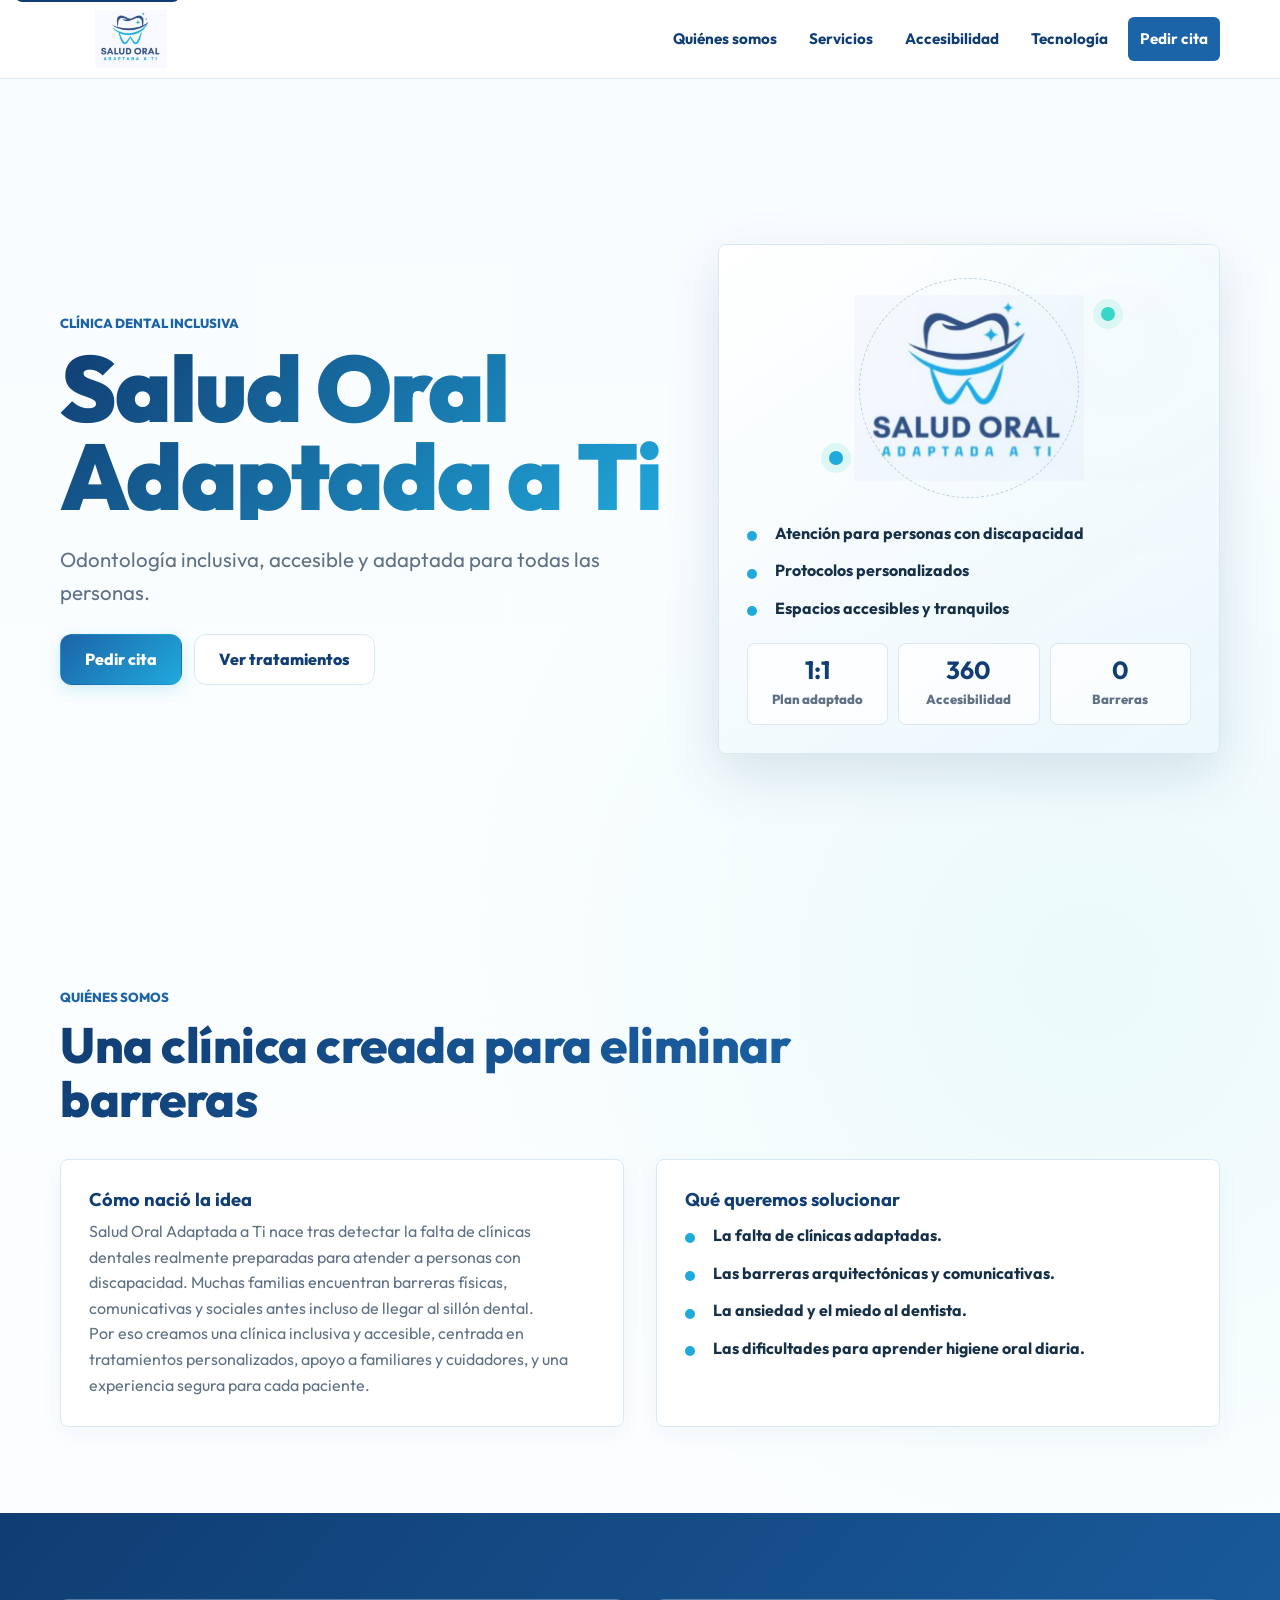
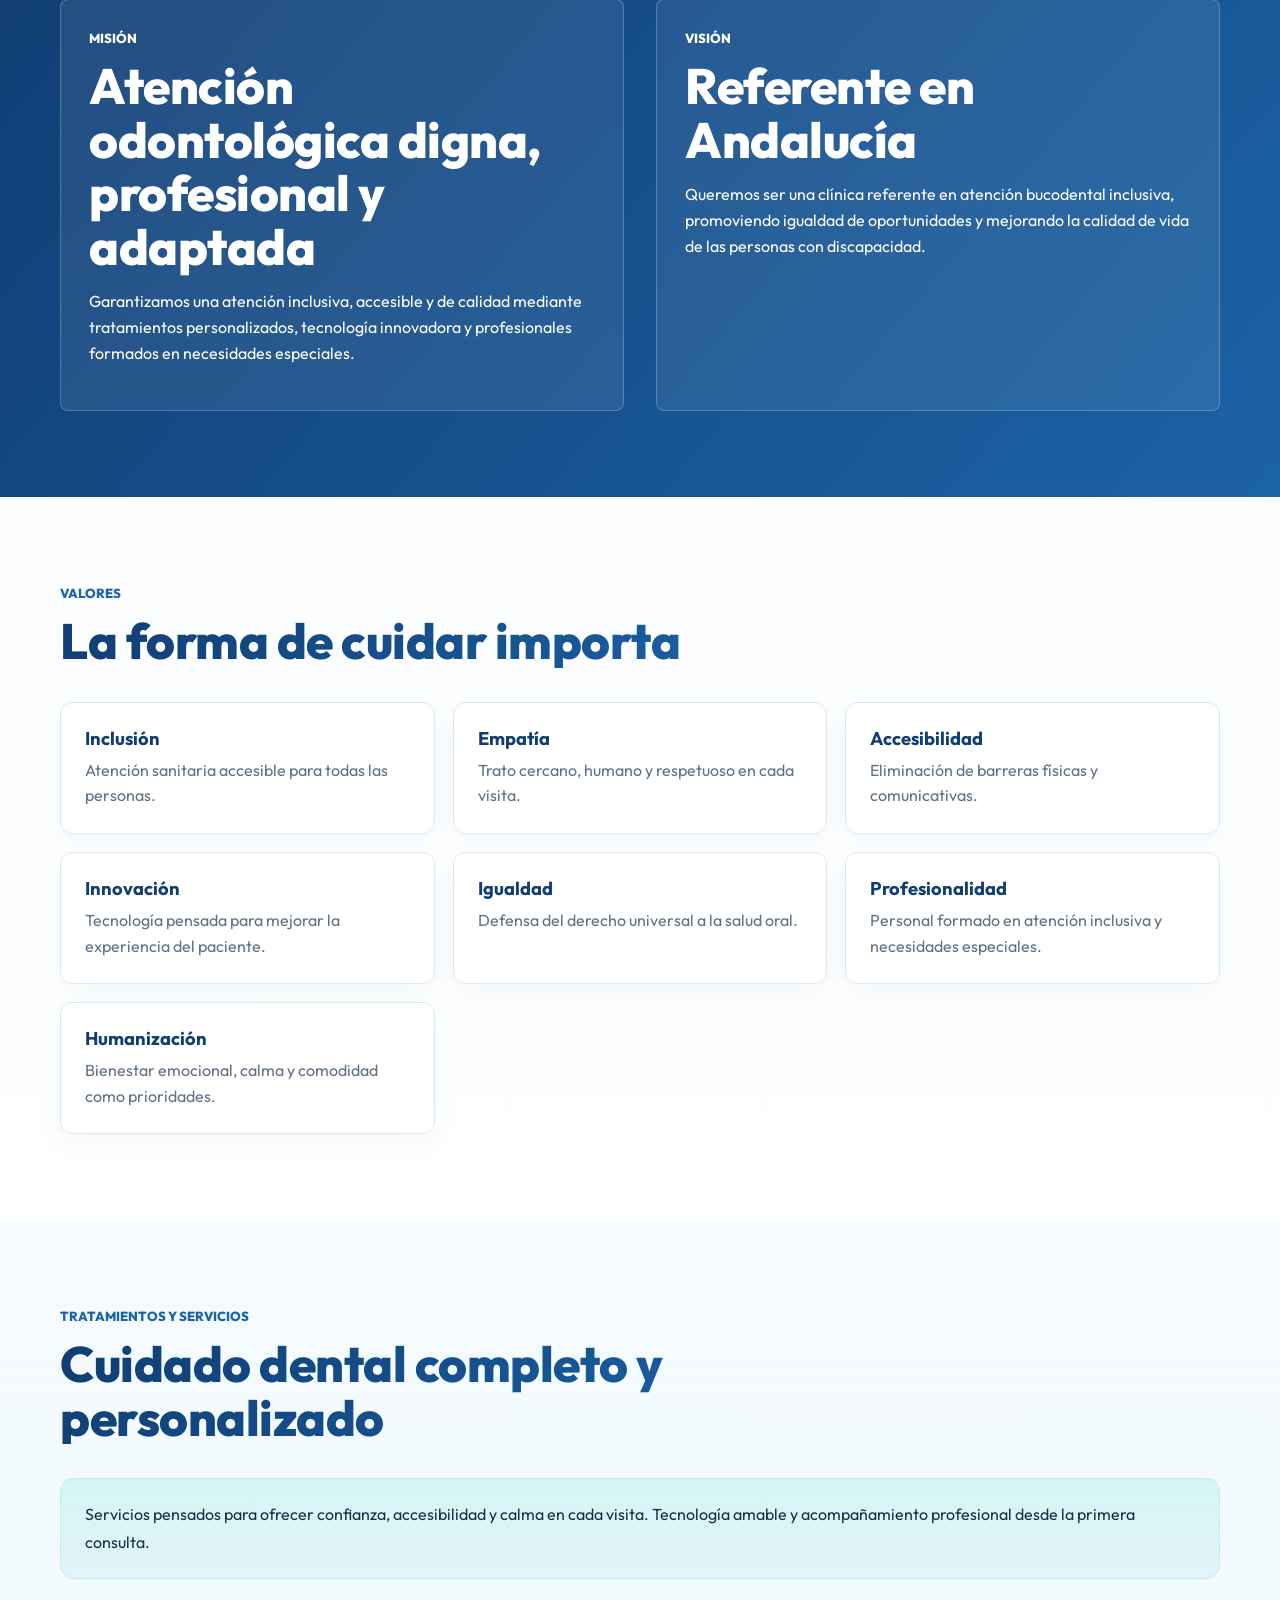
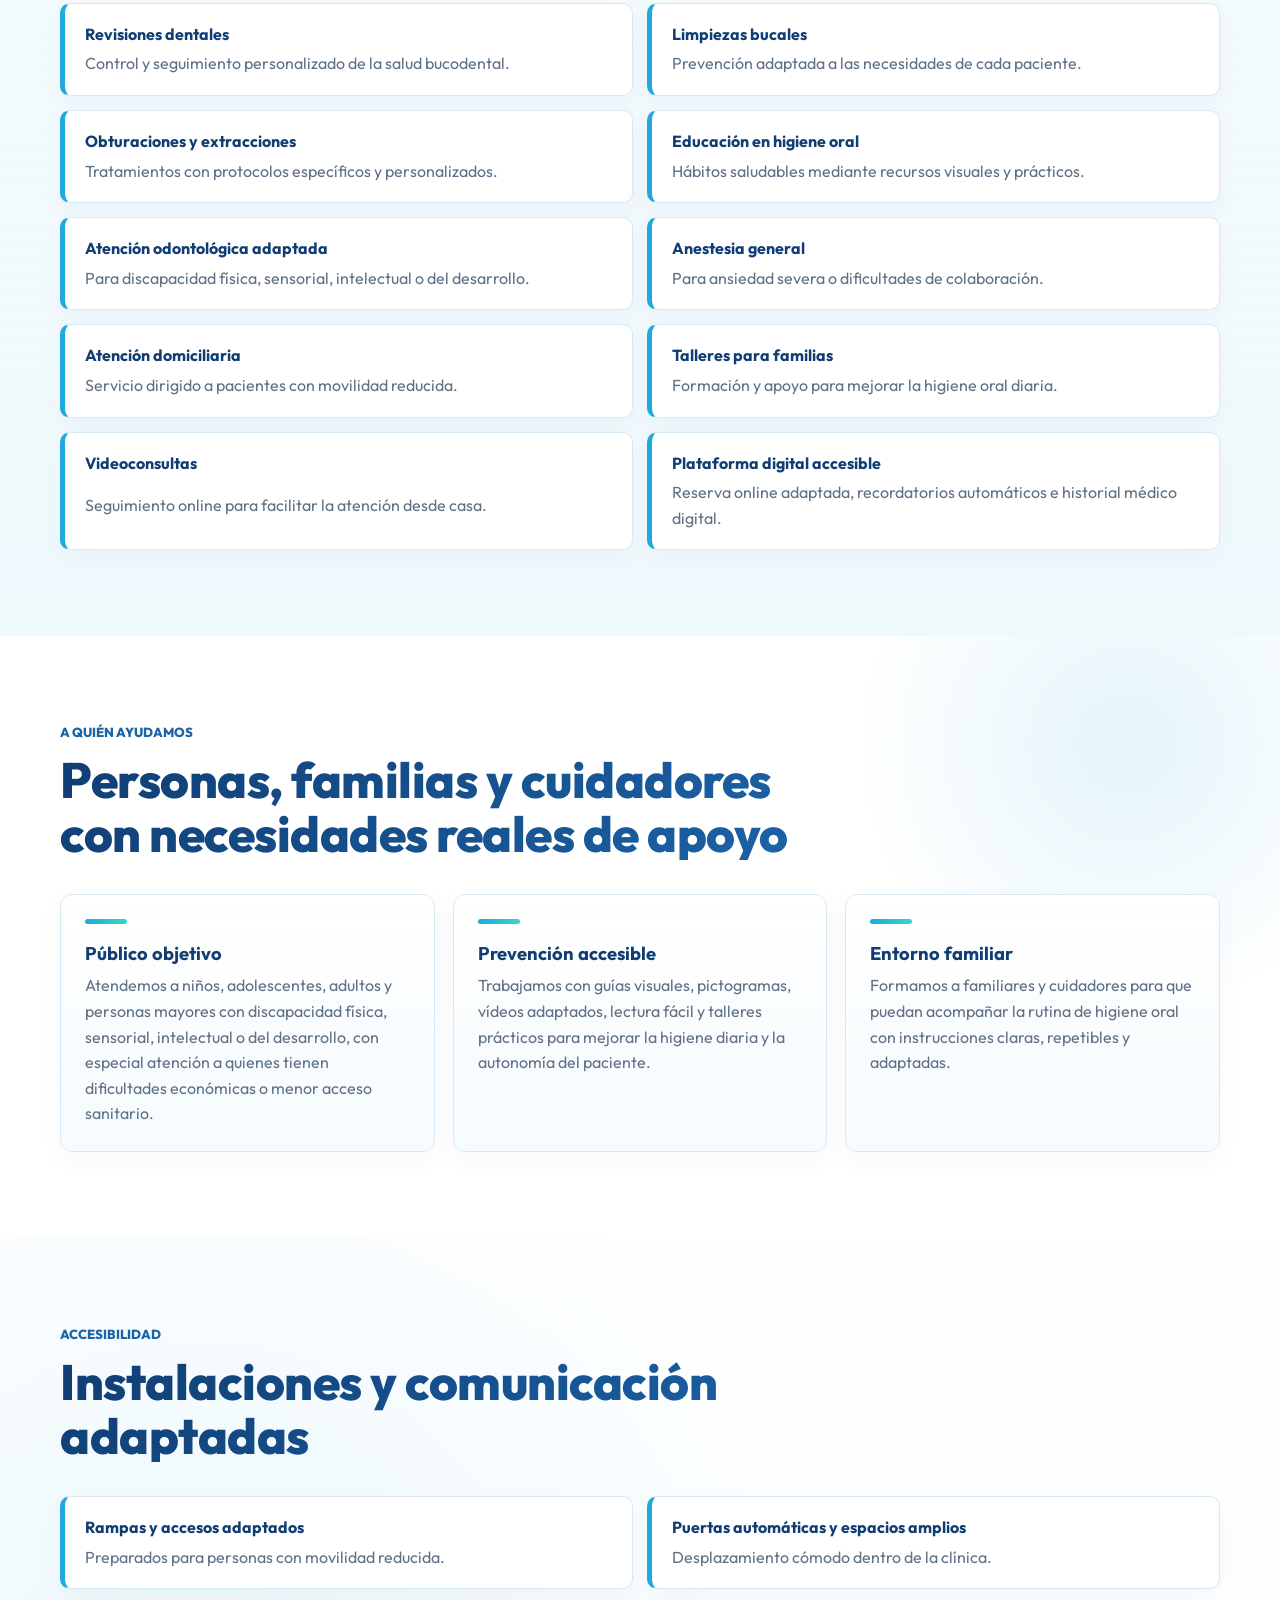
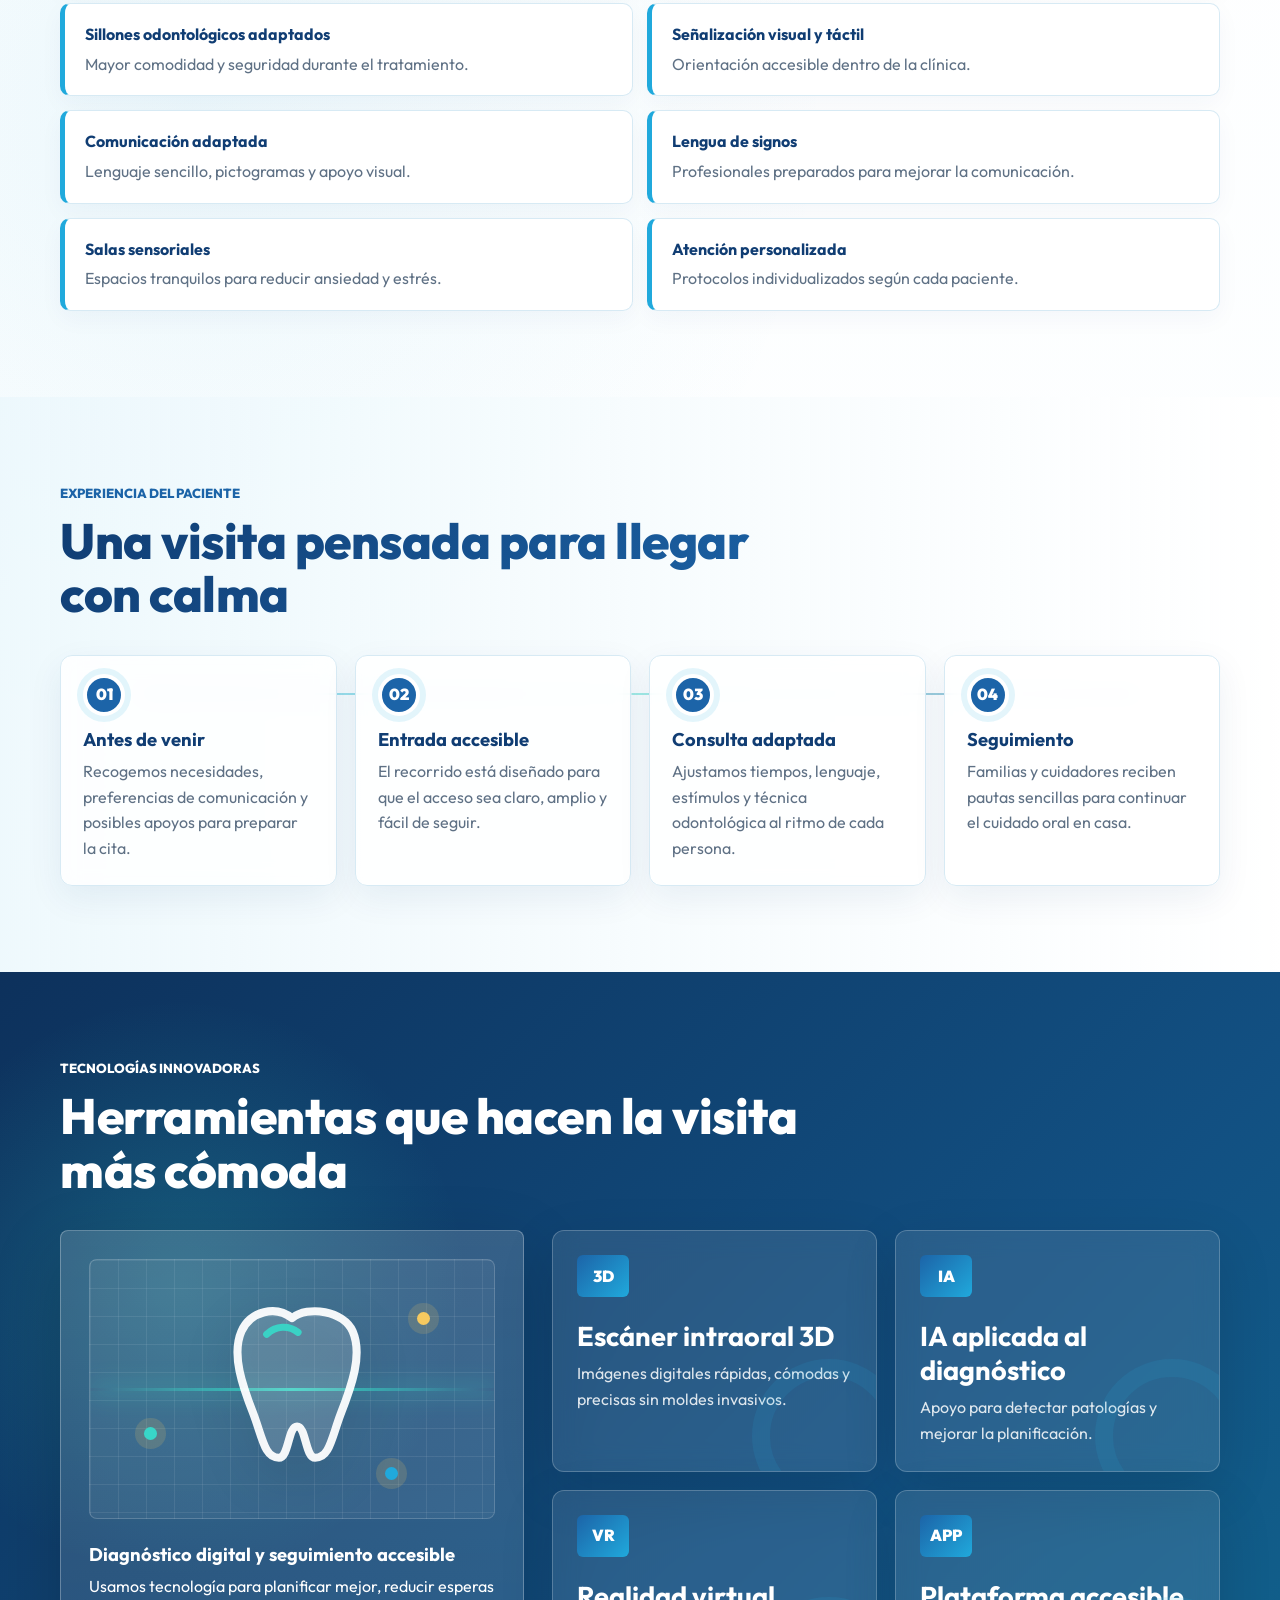
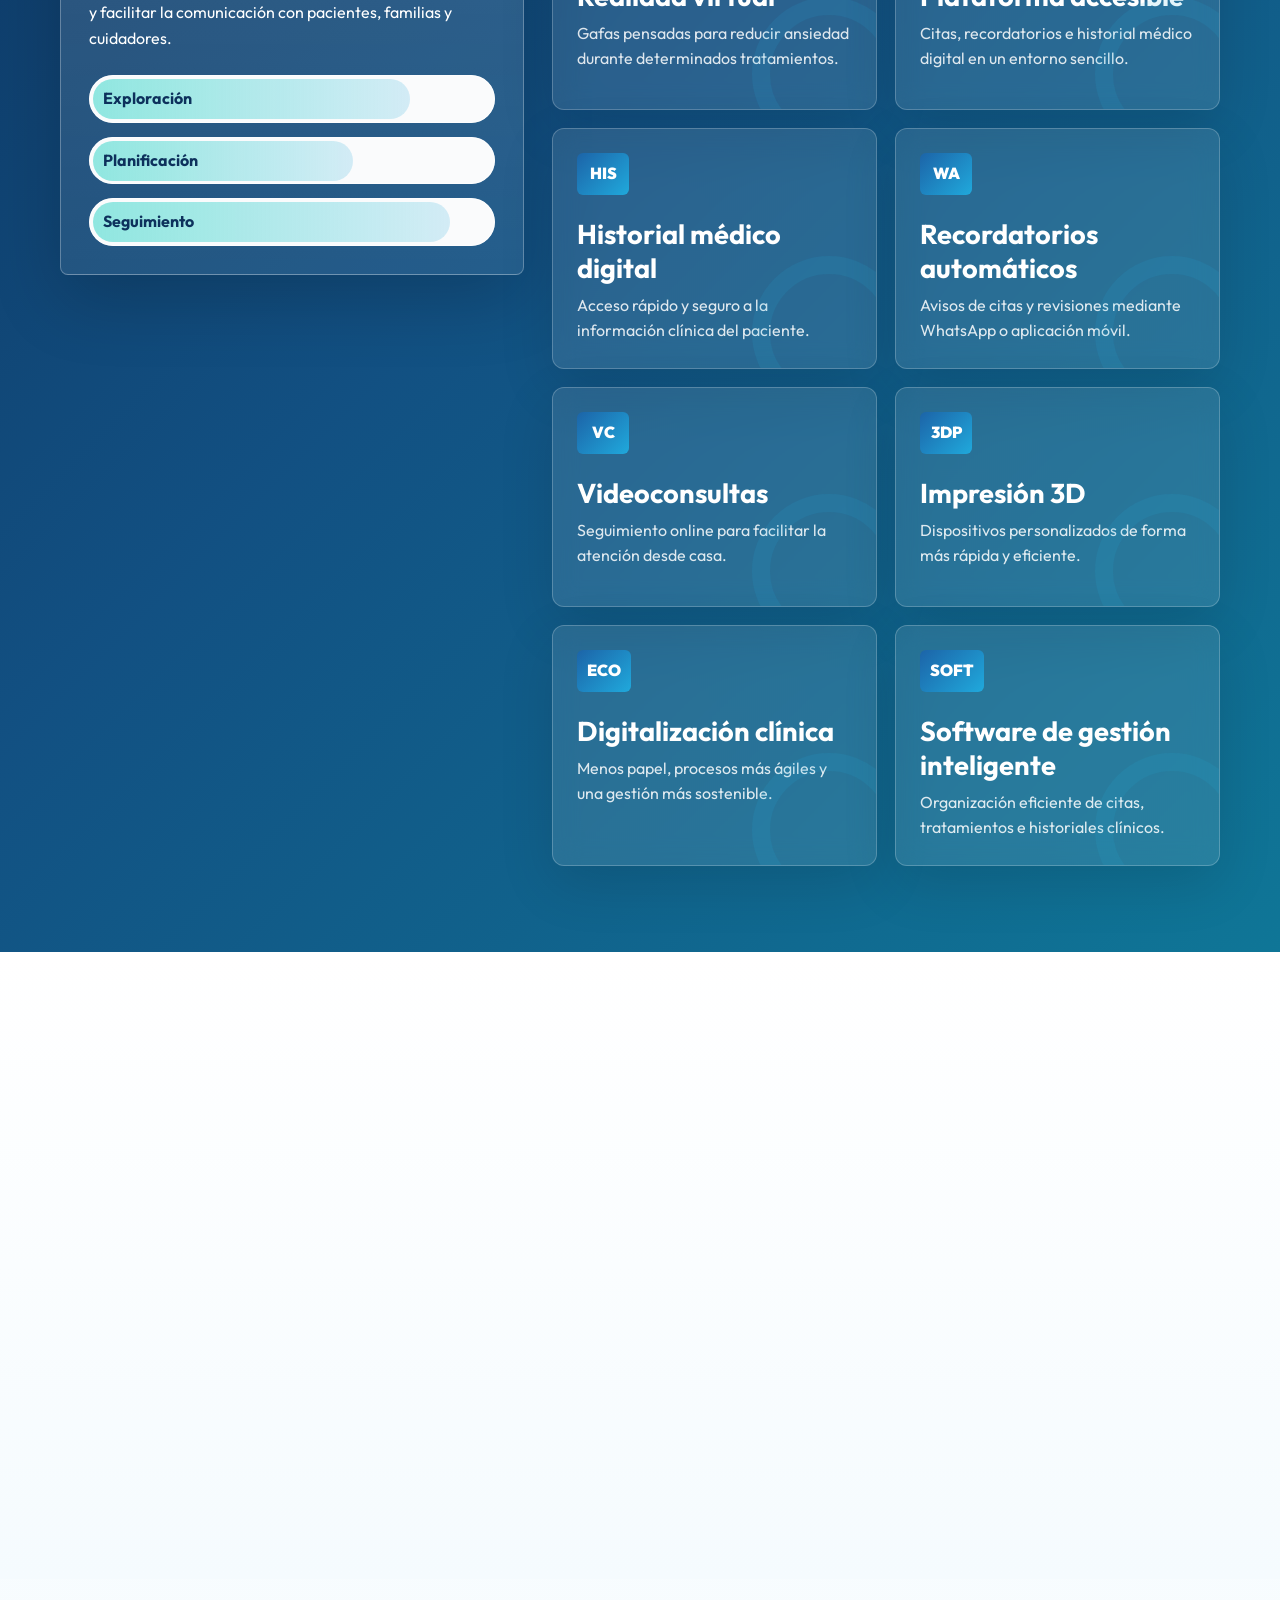
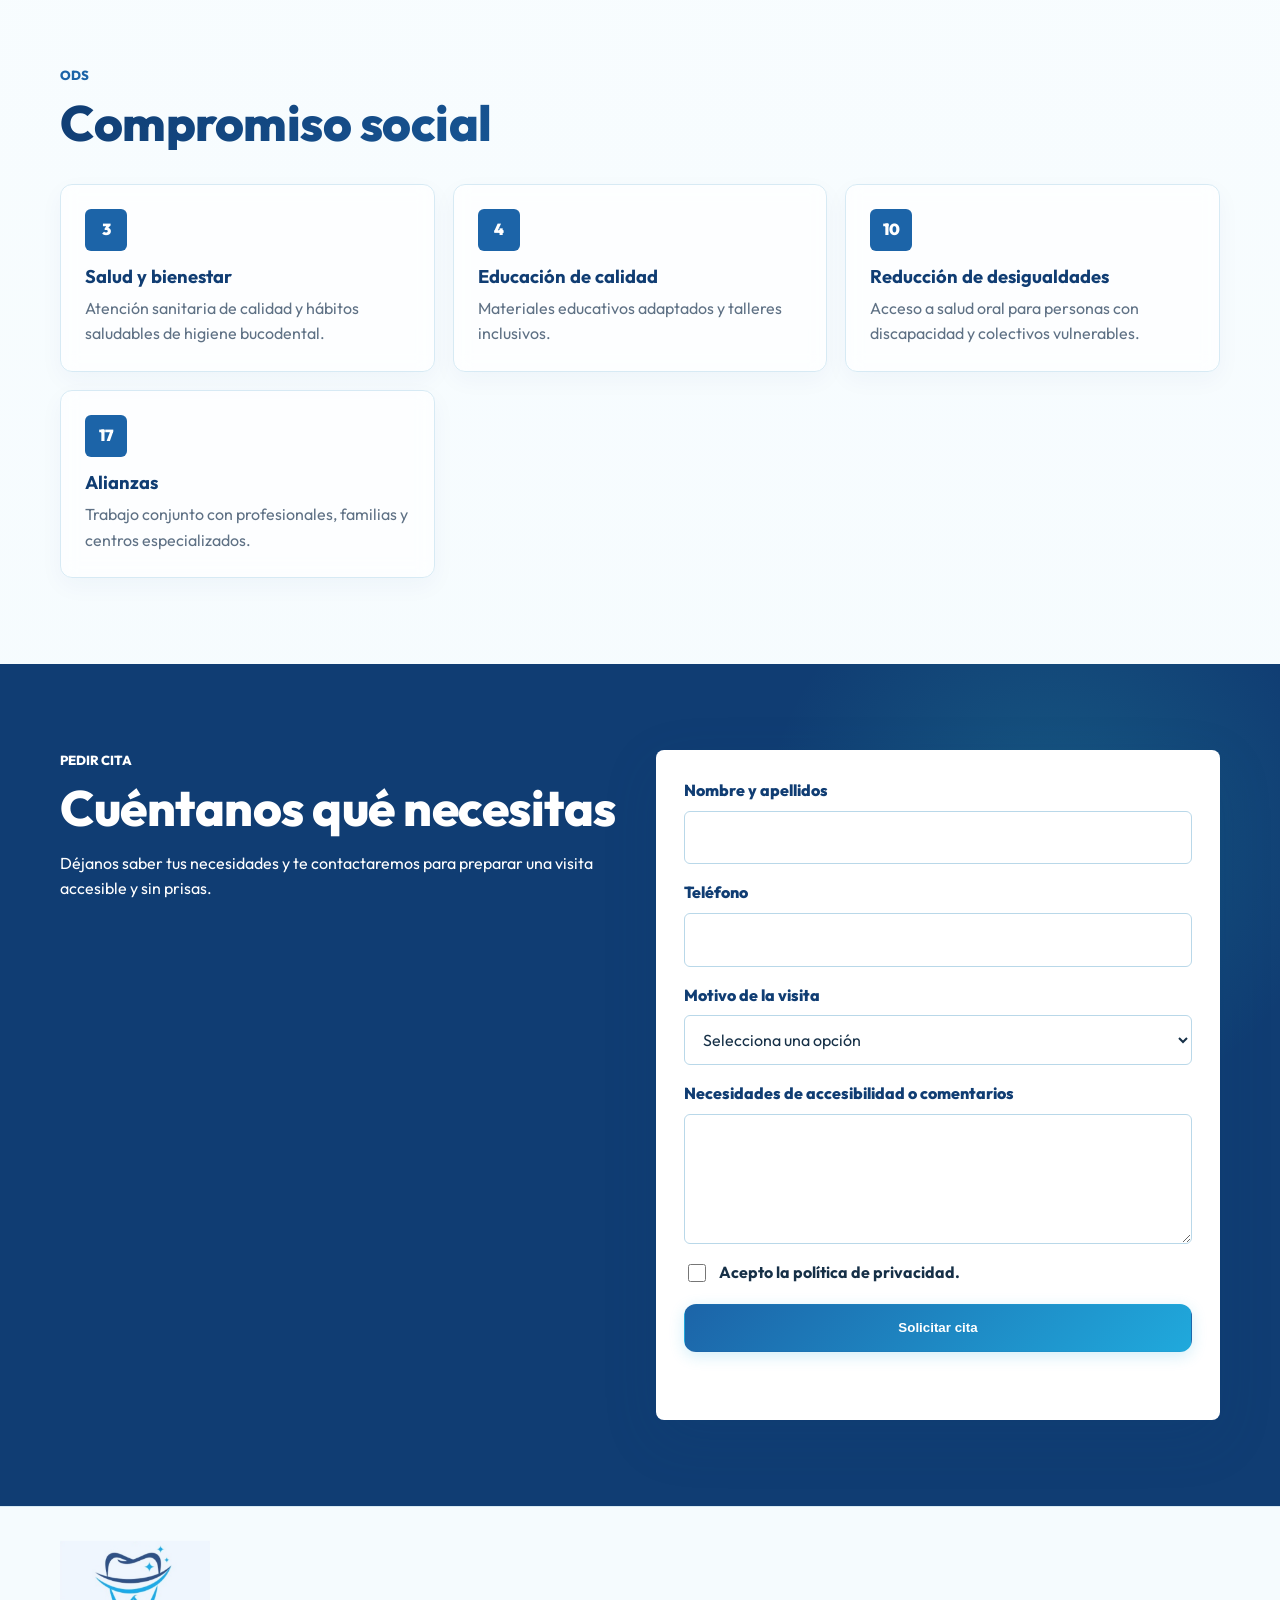
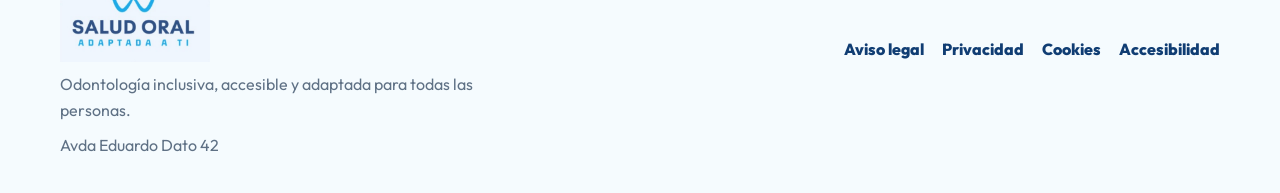
<file: index.html>
<!DOCTYPE html>
<html lang="es">
<head>
  <meta charset="UTF-8">
  <meta name="viewport" content="width=device-width, initial-scale=1.0">
  <meta name="description" content="Clínica dental inclusiva, accesible y adaptada para todas las personas. Salud Oral Adaptada a Ti.">
  <title>Salud Oral Adaptada a Ti | Clínica dental inclusiva</title>
  <link rel="preconnect" href="https://fonts.googleapis.com">
  <link rel="preconnect" href="https://fonts.gstatic.com" crossorigin>
  <link href="https://fonts.googleapis.com/css2?family=Outfit:wght@300;400;600;800;900&display=swap" rel="stylesheet">
  <link rel="stylesheet" href="styles.css">
  <link rel="icon" href="Logo_clinica_lucia.jpeg" type="image/jpeg">
  <script src="script.js" defer></script>
</head>
<body>
  <a class="skip-link" href="#contenido">Saltar al contenido</a>

  <header class="site-header">
    <nav class="nav" aria-label="Navegación principal">
      <a class="brand" href="index.html" aria-label="Salud Oral Adaptada a Ti, inicio">
        <img src="Logo_clinica_lucia.jpeg" alt="Logo de Salud Oral Adaptada a Ti">
      </a>
      <button class="menu-toggle" type="button" aria-expanded="false" aria-controls="main-menu">
        <span></span>
        <span></span>
        <span></span>
        <span class="sr-only">Abrir menú</span>
      </button>
      <div class="nav-links" id="main-menu">
        <a href="#quienes-somos">Quiénes somos</a>
        <a href="#servicios">Servicios</a>
        <a href="#accesibilidad">Accesibilidad</a>
        <a href="#tecnologia">Tecnología</a>
        <a class="nav-cta" href="#cita">Pedir cita</a>
      </div>
    </nav>
  </header>

  <main id="contenido">
    <section class="hero" aria-labelledby="hero-title">
      <div class="hero-content">
        <p class="eyebrow">Clínica dental inclusiva</p>
        <h1 id="hero-title">Salud Oral Adaptada a Ti</h1>
        <p class="hero-lead">Odontología inclusiva, accesible y adaptada para todas las personas.</p>
        <div class="hero-actions">
          <a class="button primary" href="#cita">Pedir cita</a>
          <a class="button secondary" href="#servicios">Ver tratamientos</a>
        </div>
      </div>
      <div class="hero-panel" aria-label="Resumen de la clínica">
        <div class="orbit-card" aria-hidden="true">
          <span class="orbit-ring"></span>
          <span class="orbit-dot dot-one"></span>
          <span class="orbit-dot dot-two"></span>
          <img src="Logo_clinica_lucia.jpeg" alt="">
        </div>
        <ul>
          <li>Atención para personas con discapacidad</li>
          <li>Protocolos personalizados</li>
          <li>Espacios accesibles y tranquilos</li>
        </ul>
        <div class="hero-stats" aria-label="Puntos clave">
          <div><strong>1:1</strong><span>Plan adaptado</span></div>
          <div><strong>360</strong><span>Accesibilidad</span></div>
          <div><strong>0</strong><span>Barreras</span></div>
        </div>
      </div>
    </section>

    <section class="section intro" id="quienes-somos">
      <div class="section-heading">
        <p class="eyebrow">Quiénes somos</p>
        <h2>Una clínica creada para eliminar barreras</h2>
      </div>
      <div class="two-column">
        <div>
          <h3>Cómo nació la idea</h3>
          <p>Salud Oral Adaptada a Ti nace tras detectar la falta de clínicas dentales realmente preparadas para atender a personas con discapacidad. Muchas familias encuentran barreras físicas, comunicativas y sociales antes incluso de llegar al sillón dental.</p>
          <p>Por eso creamos una clínica inclusiva y accesible, centrada en tratamientos personalizados, apoyo a familiares y cuidadores, y una experiencia segura para cada paciente.</p>
        </div>
        <div>
          <h3>Qué queremos solucionar</h3>
          <ul class="check-list">
            <li>La falta de clínicas adaptadas.</li>
            <li>Las barreras arquitectónicas y comunicativas.</li>
            <li>La ansiedad y el miedo al dentista.</li>
            <li>Las dificultades para aprender higiene oral diaria.</li>
          </ul>
        </div>
      </div>
    </section>

    <section class="section mission-band" aria-labelledby="mision-title">
      <div>
        <p class="eyebrow">Misión</p>
        <h2 id="mision-title">Atención odontológica digna, profesional y adaptada</h2>
        <p>Garantizamos una atención inclusiva, accesible y de calidad mediante tratamientos personalizados, tecnología innovadora y profesionales formados en necesidades especiales.</p>
      </div>
      <div>
        <p class="eyebrow">Visión</p>
        <h2>Referente en Andalucía</h2>
        <p>Queremos ser una clínica referente en atención bucodental inclusiva, promoviendo igualdad de oportunidades y mejorando la calidad de vida de las personas con discapacidad.</p>
      </div>
    </section>

    <section class="section">
      <div class="section-heading">
        <p class="eyebrow">Valores</p>
        <h2>La forma de cuidar importa</h2>
      </div>
      <div class="value-grid">
        <article><h3>Inclusión</h3><p>Atención sanitaria accesible para todas las personas.</p></article>
        <article><h3>Empatía</h3><p>Trato cercano, humano y respetuoso en cada visita.</p></article>
        <article><h3>Accesibilidad</h3><p>Eliminación de barreras físicas y comunicativas.</p></article>
        <article><h3>Innovación</h3><p>Tecnología pensada para mejorar la experiencia del paciente.</p></article>
        <article><h3>Igualdad</h3><p>Defensa del derecho universal a la salud oral.</p></article>
        <article><h3>Profesionalidad</h3><p>Personal formado en atención inclusiva y necesidades especiales.</p></article>
        <article><h3>Humanización</h3><p>Bienestar emocional, calma y comodidad como prioridades.</p></article>
      </div>
    </section>

    <section class="section pale" id="servicios">
      <div class="section-heading">
        <p class="eyebrow">Tratamientos y servicios</p>
        <h2>Cuidado dental completo y personalizado</h2>
      </div>
      <div class="services-banner">
        <p>Servicios pensados para ofrecer confianza, accesibilidad y calma en cada visita. Tecnología amable y acompañamiento profesional desde la primera consulta.</p>
      </div>
      <div class="feature-list">
        <div><strong>Revisiones dentales</strong><span>Control y seguimiento personalizado de la salud bucodental.</span></div>
        <div><strong>Limpiezas bucales</strong><span>Prevención adaptada a las necesidades de cada paciente.</span></div>
        <div><strong>Obturaciones y extracciones</strong><span>Tratamientos con protocolos específicos y personalizados.</span></div>
        <div><strong>Educación en higiene oral</strong><span>Hábitos saludables mediante recursos visuales y prácticos.</span></div>
        <div><strong>Atención odontológica adaptada</strong><span>Para discapacidad física, sensorial, intelectual o del desarrollo.</span></div>
        <div><strong>Anestesia general</strong><span>Para ansiedad severa o dificultades de colaboración.</span></div>
        <div><strong>Atención domiciliaria</strong><span>Servicio dirigido a pacientes con movilidad reducida.</span></div>
        <div><strong>Talleres para familias</strong><span>Formación y apoyo para mejorar la higiene oral diaria.</span></div>
        <div><strong>Videoconsultas</strong><span>Seguimiento online para facilitar la atención desde casa.</span></div>
        <div><strong>Plataforma digital accesible</strong><span>Reserva online adaptada, recordatorios automáticos e historial médico digital.</span></div>
      </div>
    </section>

    <section class="section audience-section">
      <div class="section-heading">
        <p class="eyebrow">A quién ayudamos</p>
        <h2>Personas, familias y cuidadores con necesidades reales de apoyo</h2>
      </div>
      <div class="audience-layout">
        <article>
          <h3>Público objetivo</h3>
          <p>Atendemos a niños, adolescentes, adultos y personas mayores con discapacidad física, sensorial, intelectual o del desarrollo, con especial atención a quienes tienen dificultades económicas o menor acceso sanitario.</p>
        </article>
        <article>
          <h3>Prevención accesible</h3>
          <p>Trabajamos con guías visuales, pictogramas, vídeos adaptados, lectura fácil y talleres prácticos para mejorar la higiene diaria y la autonomía del paciente.</p>
        </article>
        <article>
          <h3>Entorno familiar</h3>
          <p>Formamos a familiares y cuidadores para que puedan acompañar la rutina de higiene oral con instrucciones claras, repetibles y adaptadas.</p>
        </article>
      </div>
    </section>

    <section class="section" id="accesibilidad">
      <div class="section-heading">
        <p class="eyebrow">Accesibilidad</p>
        <h2>Instalaciones y comunicación adaptadas</h2>
      </div>
      <div class="feature-list">
        <div><strong>Rampas y accesos adaptados</strong><span>Preparados para personas con movilidad reducida.</span></div>
        <div><strong>Puertas automáticas y espacios amplios</strong><span>Desplazamiento cómodo dentro de la clínica.</span></div>
        <div><strong>Sillones odontológicos adaptados</strong><span>Mayor comodidad y seguridad durante el tratamiento.</span></div>
        <div><strong>Señalización visual y táctil</strong><span>Orientación accesible dentro de la clínica.</span></div>
        <div><strong>Comunicación adaptada</strong><span>Lenguaje sencillo, pictogramas y apoyo visual.</span></div>
        <div><strong>Lengua de signos</strong><span>Profesionales preparados para mejorar la comunicación.</span></div>
        <div><strong>Salas sensoriales</strong><span>Espacios tranquilos para reducir ansiedad y estrés.</span></div>
        <div><strong>Atención personalizada</strong><span>Protocolos individualizados según cada paciente.</span></div>
      </div>
    </section>

    <section class="section patient-journey">
      <div class="section-heading">
        <p class="eyebrow">Experiencia del paciente</p>
        <h2>Una visita pensada para llegar con calma</h2>
      </div>
      <div class="journey-track">
        <article>
          <span>01</span>
          <h3>Antes de venir</h3>
          <p>Recogemos necesidades, preferencias de comunicación y posibles apoyos para preparar la cita.</p>
        </article>
        <article>
          <span>02</span>
          <h3>Entrada accesible</h3>
          <p>El recorrido está diseñado para que el acceso sea claro, amplio y fácil de seguir.</p>
        </article>
        <article>
          <span>03</span>
          <h3>Consulta adaptada</h3>
          <p>Ajustamos tiempos, lenguaje, estímulos y técnica odontológica al ritmo de cada persona.</p>
        </article>
        <article>
          <span>04</span>
          <h3>Seguimiento</h3>
          <p>Familias y cuidadores reciben pautas sencillas para continuar el cuidado oral en casa.</p>
        </article>
      </div>
    </section>

    <section class="section tech-section" id="tecnologia">
      <div class="section-heading">
        <p class="eyebrow">Tecnologías innovadoras</p>
        <h2>Herramientas que hacen la visita más cómoda</h2>
      </div>
      <div class="tech-layout">
        <div class="tech-highlight">
          <div class="scanner-visual" aria-hidden="true">
            <span class="scan-line"></span>
            <span class="scan-node node-a"></span>
            <span class="scan-node node-b"></span>
            <span class="scan-node node-c"></span>
            <svg class="tooth-scan" viewBox="0 0 140 170" role="img" aria-label="Diente escaneado">
              <path d="M70 15C54 2 29 8 20 28c-10 23 1 54 12 82 9 24 11 43 25 43 10 0 9-31 18-31s8 31 18 31c14 0 16-19 25-43 11-28 22-59 12-82C121 8 86 2 70 15Z"></path>
              <path class="tooth-shine" d="M45 31c9-9 22-9 31-2"></path>
            </svg>
          </div>
          <h3>Diagnóstico digital y seguimiento accesible</h3>
          <p>Usamos tecnología para planificar mejor, reducir esperas y facilitar la comunicación con pacientes, familias y cuidadores.</p>
          <div class="tech-meter" aria-label="Flujo digital de atención">
            <span style="--size: 78%"><strong>Exploración</strong></span>
            <span style="--size: 64%"><strong>Planificación</strong></span>
            <span style="--size: 88%"><strong>Seguimiento</strong></span>
          </div>
        </div>
        <div class="tech-grid">
          <article class="tech-card">
            <span class="tech-icon">3D</span>
            <h3>Escáner intraoral 3D</h3>
            <p>Imágenes digitales rápidas, cómodas y precisas sin moldes invasivos.</p>
          </article>
          <article class="tech-card">
            <span class="tech-icon">IA</span>
            <h3>IA aplicada al diagnóstico</h3>
            <p>Apoyo para detectar patologías y mejorar la planificación.</p>
          </article>
          <article class="tech-card">
            <span class="tech-icon">VR</span>
            <h3>Realidad virtual</h3>
            <p>Gafas pensadas para reducir ansiedad durante determinados tratamientos.</p>
          </article>
          <article class="tech-card">
            <span class="tech-icon">APP</span>
            <h3>Plataforma accesible</h3>
            <p>Citas, recordatorios e historial médico digital en un entorno sencillo.</p>
          </article>
          <article class="tech-card">
            <span class="tech-icon">HIS</span>
            <h3>Historial médico digital</h3>
            <p>Acceso rápido y seguro a la información clínica del paciente.</p>
          </article>
          <article class="tech-card">
            <span class="tech-icon">WA</span>
            <h3>Recordatorios automáticos</h3>
            <p>Avisos de citas y revisiones mediante WhatsApp o aplicación móvil.</p>
          </article>
          <article class="tech-card">
            <span class="tech-icon">VC</span>
            <h3>Videoconsultas</h3>
            <p>Seguimiento online para facilitar la atención desde casa.</p>
          </article>
          <article class="tech-card">
            <span class="tech-icon">3DP</span>
            <h3>Impresión 3D</h3>
            <p>Dispositivos personalizados de forma más rápida y eficiente.</p>
          </article>
          <article class="tech-card">
            <span class="tech-icon">ECO</span>
            <h3>Digitalización clínica</h3>
            <p>Menos papel, procesos más ágiles y una gestión más sostenible.</p>
          </article>
          <article class="tech-card">
            <span class="tech-icon">SOFT</span>
            <h3>Software de gestión inteligente</h3>
            <p>Organización eficiente de citas, tratamientos e historiales clínicos.</p>
          </article>
        </div>
      </div>
    </section>

    <section class="section innovation-section">
      <div class="section-heading">
        <p class="eyebrow">Modelo innovador</p>
        <h2>Una spin-off sanitaria con enfoque social</h2>
      </div>
      <div class="innovation-grid">
        <article>
          <h3>Origen spin-off</h3>
          <p>El proyecto parte de iniciativas previas de educación sanitaria bucodental y se especializa en una necesidad no cubierta: atención y prevención oral adaptadas a personas con discapacidad.</p>
        </article>
        <article>
          <h3>Sostenibilidad</h3>
          <p>Apostamos por materiales biodegradables, sistemas de bajo consumo, digitalización de historiales y programas de reciclaje de residuos clínicos no peligrosos.</p>
        </article>
        <article>
          <h3>Equipo coordinado</h3>
          <p>Dirección, odontología, higiene bucodental, recepción, innovación tecnológica y educación preventiva trabajan de forma colaborativa para personalizar cada caso.</p>
        </article>
        <article>
          <h3>Marco legal</h3>
          <p>El proyecto se alinea con la Ley General de Sanidad, la Ley General de derechos de las personas con discapacidad, el Real Decreto 505/2007, la Convención de la ONU y la normativa sanitaria andaluza.</p>
        </article>
      </div>
    </section>

    <section class="section ods">
      <div class="section-heading">
        <p class="eyebrow">ODS</p>
        <h2>Compromiso social</h2>
      </div>
      <div class="ods-grid">
        <article><span>3</span><h3>Salud y bienestar</h3><p>Atención sanitaria de calidad y hábitos saludables de higiene bucodental.</p></article>
        <article><span>4</span><h3>Educación de calidad</h3><p>Materiales educativos adaptados y talleres inclusivos.</p></article>
        <article><span>10</span><h3>Reducción de desigualdades</h3><p>Acceso a salud oral para personas con discapacidad y colectivos vulnerables.</p></article>
        <article><span>17</span><h3>Alianzas</h3><p>Trabajo conjunto con profesionales, familias y centros especializados.</p></article>
      </div>
    </section>

    <section class="section appointment" id="cita">
      <div class="appointment-copy">
        <p class="eyebrow">Pedir cita</p>
        <h2>Cuéntanos qué necesitas</h2>
        <p>Déjanos saber tus necesidades y te contactaremos para preparar una visita accesible y sin prisas.</p>
      </div>
      <form class="appointment-form" id="appointment-form" novalidate>
        <div class="form-row">
          <label for="name">Nombre y apellidos</label>
          <input id="name" name="name" type="text" autocomplete="name" required>
        </div>
        <div class="form-row">
          <label for="phone">Teléfono</label>
          <input id="phone" name="phone" type="tel" autocomplete="tel" required>
        </div>
        <div class="form-row">
          <label for="service">Motivo de la visita</label>
          <select id="service" name="service" required>
            <option value="">Selecciona una opción</option>
            <option>Primera visita</option>
            <option>Revisión dental</option>
            <option>Limpieza bucal</option>
            <option>Atención adaptada</option>
            <option>Consulta para familiar o cuidador</option>
          </select>
        </div>
        <div class="form-row">
          <label for="message">Necesidades de accesibilidad o comentarios</label>
          <textarea id="message" name="message" rows="4"></textarea>
        </div>
        <label class="consent">
          <input type="checkbox" required>
          <span>Acepto la política de privacidad.</span>
        </label>
        <button class="button primary form-button" type="submit">Solicitar cita</button>
        <p class="form-status" id="form-status" role="status" aria-live="polite"></p>
      </form>
    </section>
  </main>

  <footer class="site-footer">
    <div>
      <img src="Logo_clinica_lucia.jpeg" alt="Salud Oral Adaptada a Ti">
      <p>Odontología inclusiva, accesible y adaptada para todas las personas.</p>
      <p>Avda Eduardo Dato 42</p>
    </div>
    <nav aria-label="Páginas legales">
      <a href="aviso-legal.html">Aviso legal</a>
      <a href="privacidad.html">Privacidad</a>
      <a href="cookies.html">Cookies</a>
      <a href="accesibilidad.html">Accesibilidad</a>
    </nav>
  </footer>
</body>
</html>
</file>
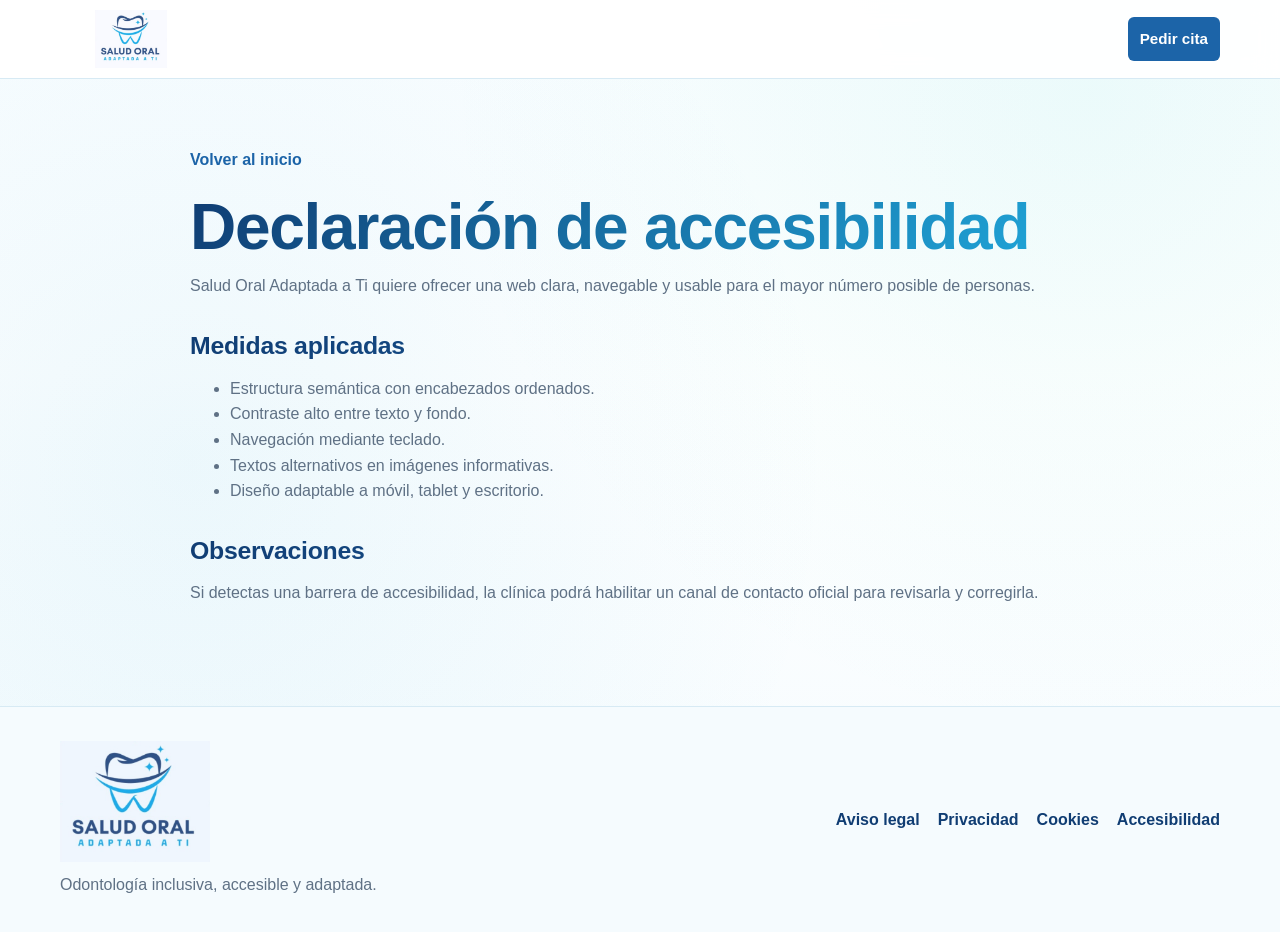
<file: accesibilidad.html>
<!DOCTYPE html>
<html lang="es">
<head>
  <meta charset="UTF-8">
  <meta name="viewport" content="width=device-width, initial-scale=1.0">
  <title>Declaración de accesibilidad | Salud Oral Adaptada a Ti</title>
  <link rel="stylesheet" href="styles.css">
</head>
<body>
  <header class="site-header">
    <nav class="nav" aria-label="Navegación principal">
      <a class="brand" href="index.html"><img src="Logo_clinica_lucia.jpeg" alt="Salud Oral Adaptada a Ti"></a>
      <div class="legal-nav"><a href="index.html#cita">Pedir cita</a></div>
    </nav>
  </header>
  <main class="legal-page">
    <a class="back-link" href="index.html">Volver al inicio</a>
    <h1>Declaración de accesibilidad</h1>
    <p>Salud Oral Adaptada a Ti quiere ofrecer una web clara, navegable y usable para el mayor número posible de personas.</p>
    <h2>Medidas aplicadas</h2>
    <ul>
      <li>Estructura semántica con encabezados ordenados.</li>
      <li>Contraste alto entre texto y fondo.</li>
      <li>Navegación mediante teclado.</li>
      <li>Textos alternativos en imágenes informativas.</li>
      <li>Diseño adaptable a móvil, tablet y escritorio.</li>
    </ul>
    <h2>Observaciones</h2>
    <p>Si detectas una barrera de accesibilidad, la clínica podrá habilitar un canal de contacto oficial para revisarla y corregirla.</p>
  </main>
  <footer class="site-footer">
    <div><img src="Logo_clinica_lucia.jpeg" alt="Salud Oral Adaptada a Ti"><p>Odontología inclusiva, accesible y adaptada.</p></div>
    <nav aria-label="Páginas legales"><a href="aviso-legal.html">Aviso legal</a><a href="privacidad.html">Privacidad</a><a href="cookies.html">Cookies</a><a href="accesibilidad.html">Accesibilidad</a></nav>
  </footer>
</body>
</html>
</file>
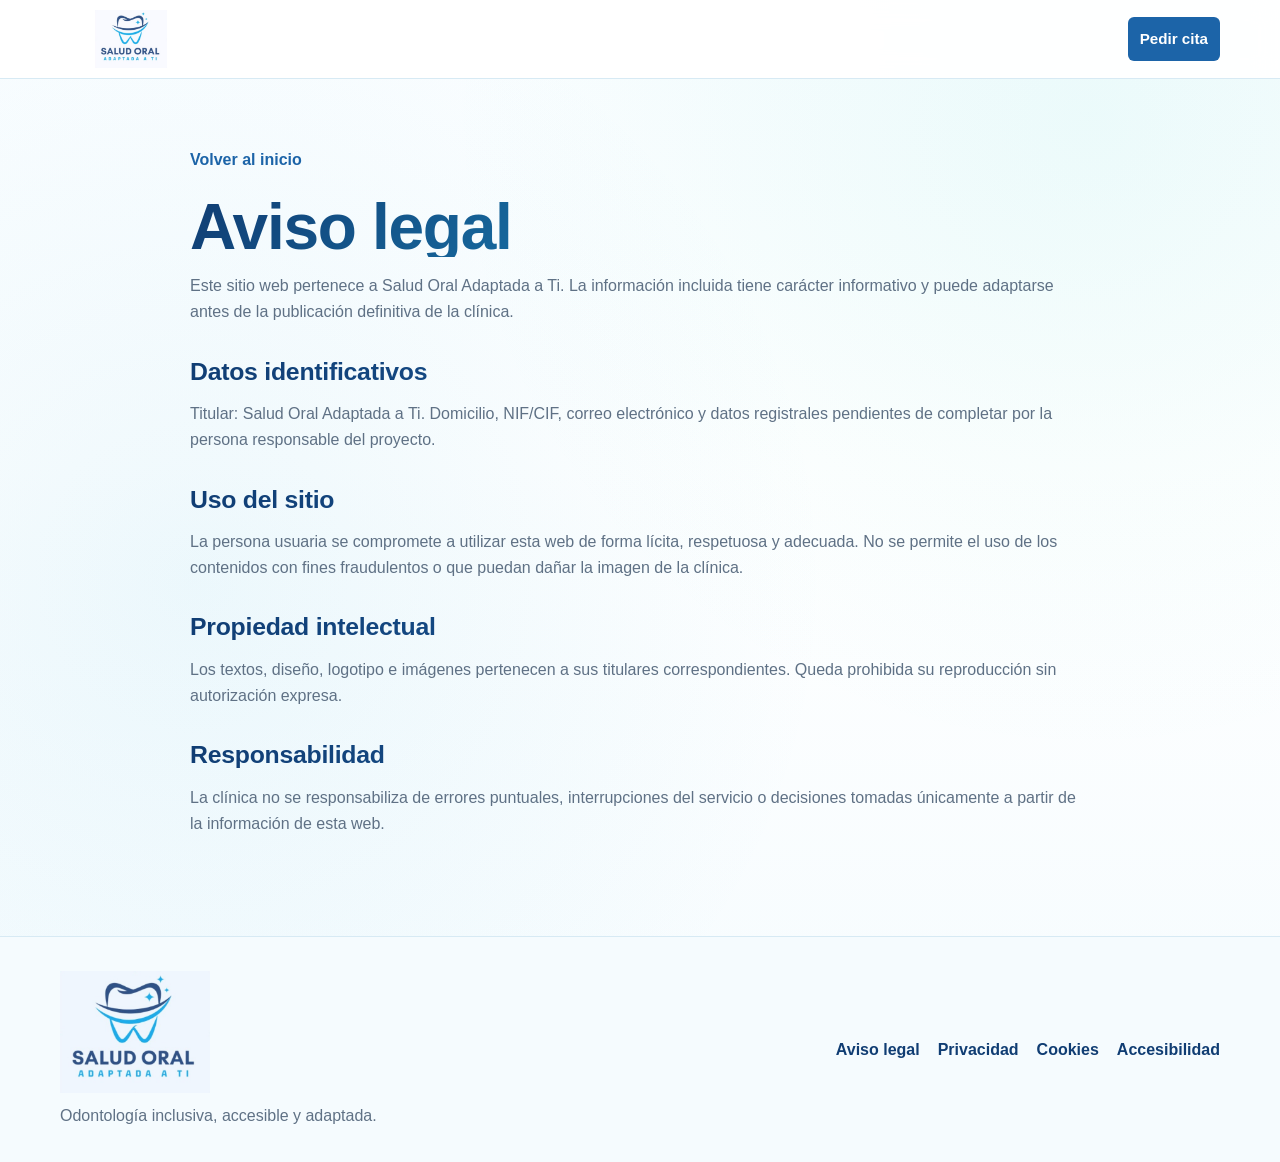
<file: aviso-legal.html>
<!DOCTYPE html>
<html lang="es">
<head>
  <meta charset="UTF-8">
  <meta name="viewport" content="width=device-width, initial-scale=1.0">
  <title>Aviso legal | Salud Oral Adaptada a Ti</title>
  <link rel="stylesheet" href="styles.css">
</head>
<body>
  <header class="site-header">
    <nav class="nav" aria-label="Navegación principal">
      <a class="brand" href="index.html"><img src="Logo_clinica_lucia.jpeg" alt="Salud Oral Adaptada a Ti"></a>
      <div class="legal-nav"><a href="index.html#cita">Pedir cita</a></div>
    </nav>
  </header>
  <main class="legal-page">
    <a class="back-link" href="index.html">Volver al inicio</a>
    <h1>Aviso legal</h1>
    <p>Este sitio web pertenece a Salud Oral Adaptada a Ti. La información incluida tiene carácter informativo y puede adaptarse antes de la publicación definitiva de la clínica.</p>
    <h2>Datos identificativos</h2>
    <p>Titular: Salud Oral Adaptada a Ti. Domicilio, NIF/CIF, correo electrónico y datos registrales pendientes de completar por la persona responsable del proyecto.</p>
    <h2>Uso del sitio</h2>
    <p>La persona usuaria se compromete a utilizar esta web de forma lícita, respetuosa y adecuada. No se permite el uso de los contenidos con fines fraudulentos o que puedan dañar la imagen de la clínica.</p>
    <h2>Propiedad intelectual</h2>
    <p>Los textos, diseño, logotipo e imágenes pertenecen a sus titulares correspondientes. Queda prohibida su reproducción sin autorización expresa.</p>
    <h2>Responsabilidad</h2>
    <p>La clínica no se responsabiliza de errores puntuales, interrupciones del servicio o decisiones tomadas únicamente a partir de la información de esta web.</p>
  </main>
  <footer class="site-footer">
    <div><img src="Logo_clinica_lucia.jpeg" alt="Salud Oral Adaptada a Ti"><p>Odontología inclusiva, accesible y adaptada.</p></div>
    <nav aria-label="Páginas legales"><a href="aviso-legal.html">Aviso legal</a><a href="privacidad.html">Privacidad</a><a href="cookies.html">Cookies</a><a href="accesibilidad.html">Accesibilidad</a></nav>
  </footer>
</body>
</html>
</file>
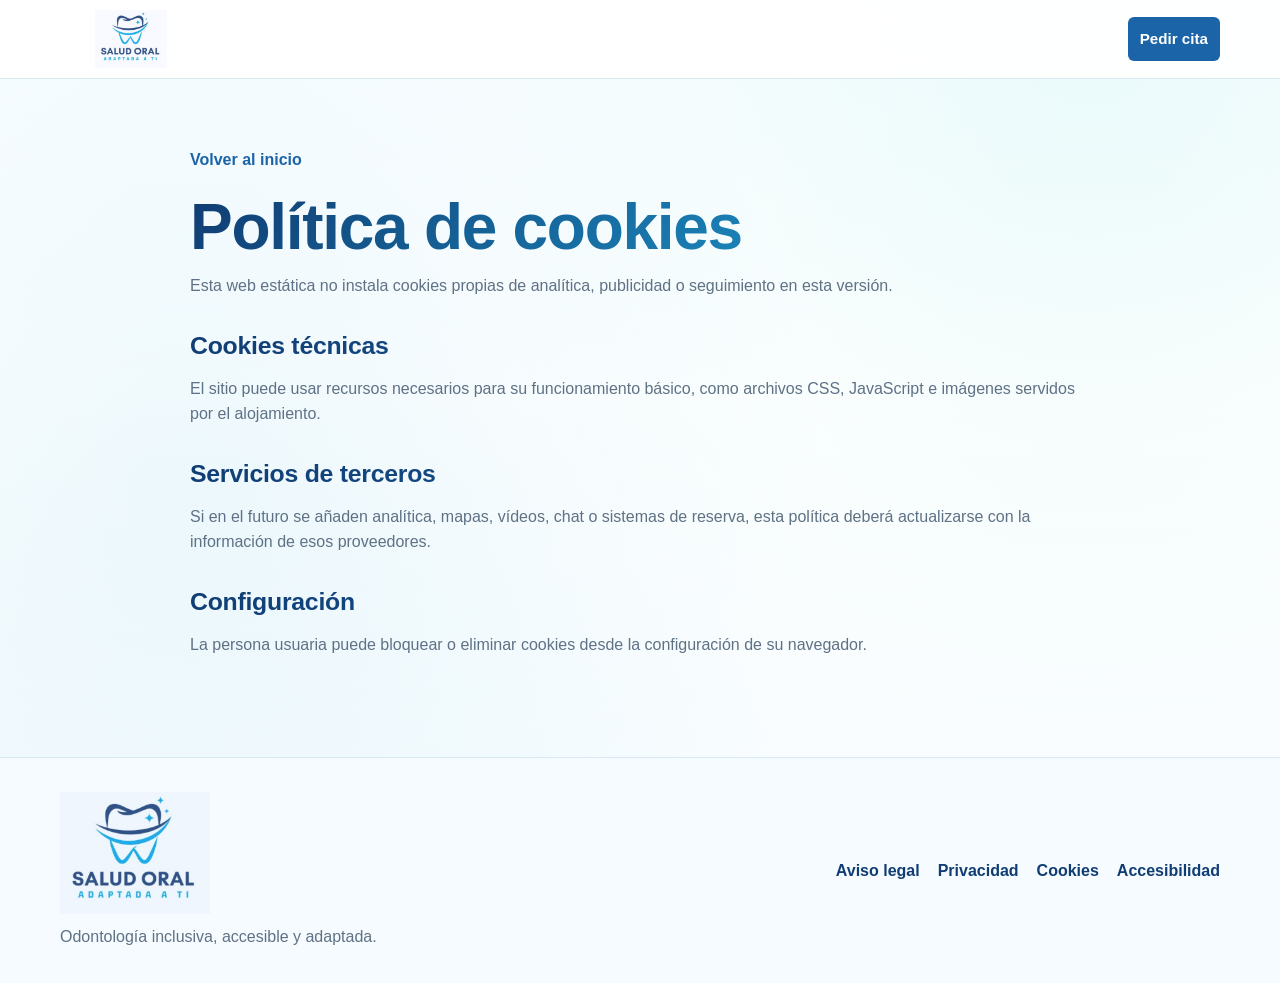
<file: cookies.html>
<!DOCTYPE html>
<html lang="es">
<head>
  <meta charset="UTF-8">
  <meta name="viewport" content="width=device-width, initial-scale=1.0">
  <title>Política de cookies | Salud Oral Adaptada a Ti</title>
  <link rel="stylesheet" href="styles.css">
</head>
<body>
  <header class="site-header">
    <nav class="nav" aria-label="Navegación principal">
      <a class="brand" href="index.html"><img src="Logo_clinica_lucia.jpeg" alt="Salud Oral Adaptada a Ti"></a>
      <div class="legal-nav"><a href="index.html#cita">Pedir cita</a></div>
    </nav>
  </header>
  <main class="legal-page">
    <a class="back-link" href="index.html">Volver al inicio</a>
    <h1>Política de cookies</h1>
    <p>Esta web estática no instala cookies propias de analítica, publicidad o seguimiento en esta versión.</p>
    <h2>Cookies técnicas</h2>
    <p>El sitio puede usar recursos necesarios para su funcionamiento básico, como archivos CSS, JavaScript e imágenes servidos por el alojamiento.</p>
    <h2>Servicios de terceros</h2>
    <p>Si en el futuro se añaden analítica, mapas, vídeos, chat o sistemas de reserva, esta política deberá actualizarse con la información de esos proveedores.</p>
    <h2>Configuración</h2>
    <p>La persona usuaria puede bloquear o eliminar cookies desde la configuración de su navegador.</p>
  </main>
  <footer class="site-footer">
    <div><img src="Logo_clinica_lucia.jpeg" alt="Salud Oral Adaptada a Ti"><p>Odontología inclusiva, accesible y adaptada.</p></div>
    <nav aria-label="Páginas legales"><a href="aviso-legal.html">Aviso legal</a><a href="privacidad.html">Privacidad</a><a href="cookies.html">Cookies</a><a href="accesibilidad.html">Accesibilidad</a></nav>
  </footer>
</body>
</html>
</file>
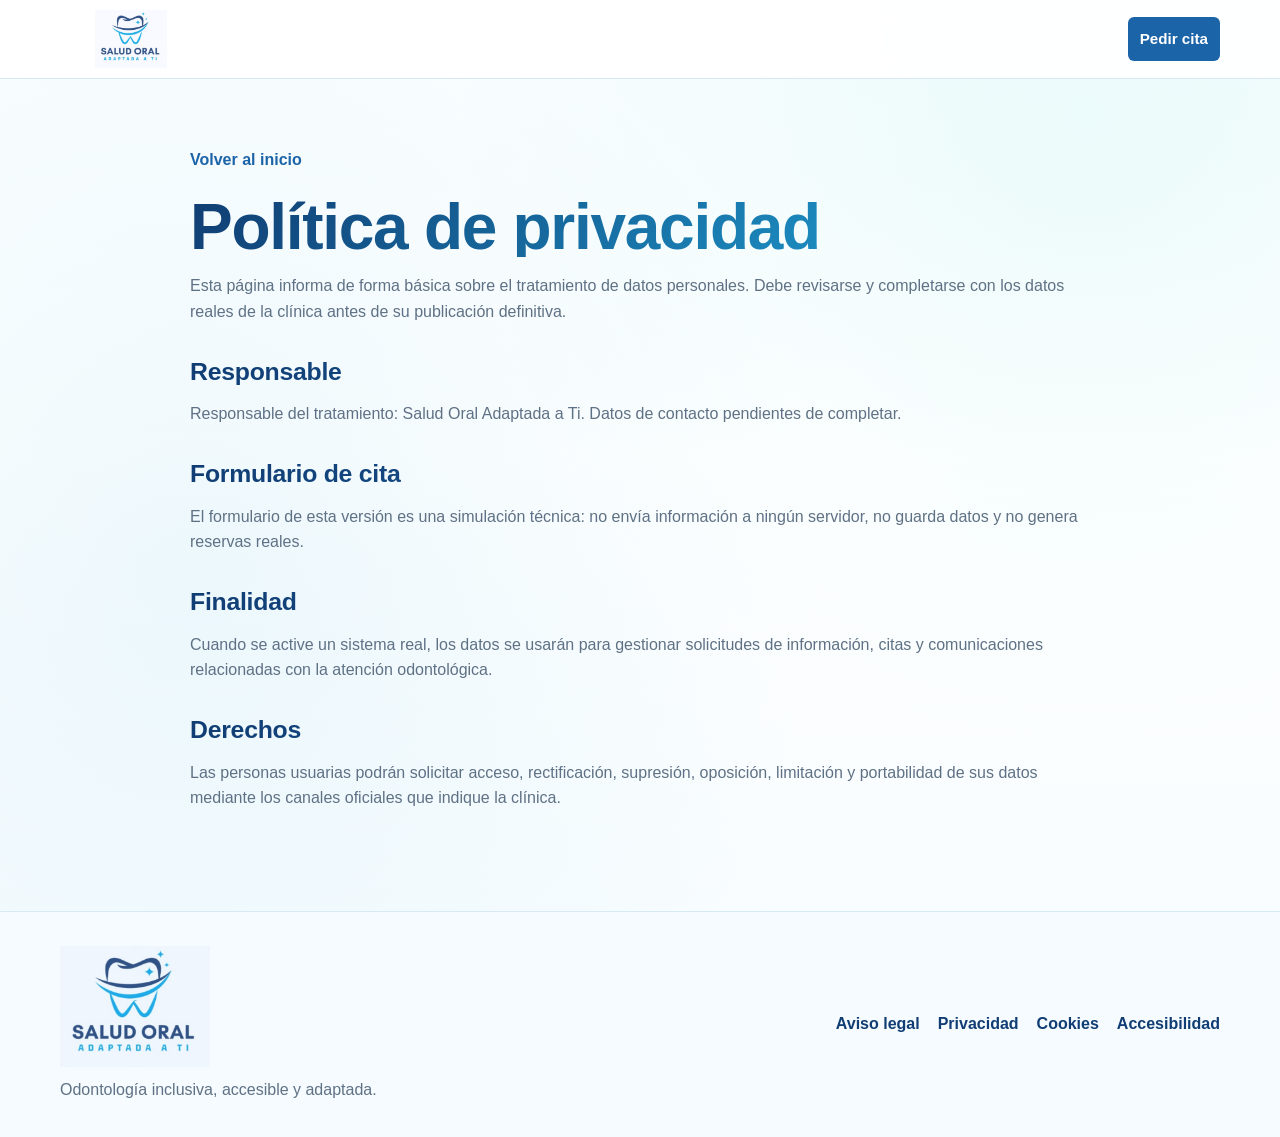
<file: privacidad.html>
<!DOCTYPE html>
<html lang="es">
<head>
  <meta charset="UTF-8">
  <meta name="viewport" content="width=device-width, initial-scale=1.0">
  <title>Política de privacidad | Salud Oral Adaptada a Ti</title>
  <link rel="stylesheet" href="styles.css">
</head>
<body>
  <header class="site-header">
    <nav class="nav" aria-label="Navegación principal">
      <a class="brand" href="index.html"><img src="Logo_clinica_lucia.jpeg" alt="Salud Oral Adaptada a Ti"></a>
      <div class="legal-nav"><a href="index.html#cita">Pedir cita</a></div>
    </nav>
  </header>
  <main class="legal-page">
    <a class="back-link" href="index.html">Volver al inicio</a>
    <h1>Política de privacidad</h1>
    <p>Esta página informa de forma básica sobre el tratamiento de datos personales. Debe revisarse y completarse con los datos reales de la clínica antes de su publicación definitiva.</p>
    <h2>Responsable</h2>
    <p>Responsable del tratamiento: Salud Oral Adaptada a Ti. Datos de contacto pendientes de completar.</p>
    <h2>Formulario de cita</h2>
    <p>El formulario de esta versión es una simulación técnica: no envía información a ningún servidor, no guarda datos y no genera reservas reales.</p>
    <h2>Finalidad</h2>
    <p>Cuando se active un sistema real, los datos se usarán para gestionar solicitudes de información, citas y comunicaciones relacionadas con la atención odontológica.</p>
    <h2>Derechos</h2>
    <p>Las personas usuarias podrán solicitar acceso, rectificación, supresión, oposición, limitación y portabilidad de sus datos mediante los canales oficiales que indique la clínica.</p>
  </main>
  <footer class="site-footer">
    <div><img src="Logo_clinica_lucia.jpeg" alt="Salud Oral Adaptada a Ti"><p>Odontología inclusiva, accesible y adaptada.</p></div>
    <nav aria-label="Páginas legales"><a href="aviso-legal.html">Aviso legal</a><a href="privacidad.html">Privacidad</a><a href="cookies.html">Cookies</a><a href="accesibilidad.html">Accesibilidad</a></nav>
  </footer>
</body>
</html>
</file>
<file: styles.css>
:root {
  --blue-900: #103d73;
  --blue-700: #1c64a8;
  --blue-500: #20a9dc;
  --blue-100: #eaf7fc;
  --blue-50: #f5fbfe;
  --mint: #38d6c8;
  --gold: #f6c95f;
  --ink: #163047;
  --muted: #5f7185;
  --line: #d7eaf4;
  --white: #ffffff;
  --shadow: 0 18px 55px rgba(16, 61, 115, 0.14);
  --shadow-strong: 0 28px 80px rgba(16, 61, 115, 0.2);
}

* {
  box-sizing: border-box;
}

html {
  scroll-behavior: smooth;
}

body {
  margin: 0;
  font-family: 'Outfit', Arial, Helvetica, sans-serif;
  color: var(--ink);
  background:
    radial-gradient(circle at 15% 50%, rgba(32, 169, 220, 0.08), transparent 40rem),
    radial-gradient(circle at 85% 10%, rgba(56, 214, 200, 0.08), transparent 40rem),
    linear-gradient(180deg, #f9fdff 0%, #ffffff 40%, #f4fbfe 100%);
  line-height: 1.6;
}

img {
  max-width: 100%;
  display: block;
}

a {
  color: inherit;
}

.skip-link {
  position: absolute;
  top: -44px;
  left: 16px;
  padding: 10px 14px;
  color: var(--white);
  background: var(--blue-900);
  border-radius: 6px;
  z-index: 20;
}

.skip-link:focus {
  top: 16px;
}

.site-header {
  position: sticky;
  top: 0;
  z-index: 10;
  background: rgba(255, 255, 255, 0.94);
  border-bottom: 1px solid var(--line);
  backdrop-filter: blur(12px);
  transition: box-shadow 0.25s ease, background 0.25s ease;
}

.site-header.is-scrolled {
  background: rgba(255, 255, 255, 0.98);
  box-shadow: 0 10px 30px rgba(16, 61, 115, 0.09);
}

.nav {
  width: min(1160px, calc(100% - 32px));
  min-height: 78px;
  margin: 0 auto;
  display: flex;
  align-items: center;
  justify-content: space-between;
  gap: 24px;
}

.brand img {
  width: 142px;
  height: 58px;
  object-fit: contain;
}

.nav-links,
.legal-nav {
  display: flex;
  align-items: center;
  gap: 8px;
}

.nav-links a,
.legal-nav a {
  padding: 10px 12px;
  color: var(--blue-900);
  text-decoration: none;
  font-weight: 700;
  font-size: 0.95rem;
  border-radius: 6px;
  transition: transform 0.2s ease, background 0.2s ease, color 0.2s ease;
}

.nav-links a:hover,
.nav-links a:focus-visible,
.legal-nav a:hover,
.legal-nav a:focus-visible {
  background: var(--blue-100);
  transform: translateY(-1px);
}

.nav-links .nav-cta,
.legal-nav a {
  color: var(--white);
  background: var(--blue-700);
}

.nav-links .nav-cta:hover,
.nav-links .nav-cta:focus-visible,
.legal-nav a:hover,
.legal-nav a:focus-visible {
  background: var(--blue-900);
}

.menu-toggle {
  display: none;
  width: 44px;
  height: 44px;
  border: 1px solid var(--line);
  border-radius: 6px;
  background: var(--white);
}

.menu-toggle span:not(.sr-only) {
  display: block;
  width: 21px;
  height: 2px;
  margin: 5px auto;
  background: var(--blue-900);
}

.sr-only {
  position: absolute;
  width: 1px;
  height: 1px;
  padding: 0;
  margin: -1px;
  overflow: hidden;
  clip: rect(0, 0, 0, 0);
  white-space: nowrap;
  border: 0;
}

.hero {
  position: relative;
  width: min(1160px, calc(100% - 32px));
  min-height: calc(100vh - 78px);
  margin: 0 auto;
  padding: 64px 0 46px;
  display: grid;
  grid-template-columns: minmax(0, 1.1fr) minmax(300px, 0.9fr);
  align-items: center;
  gap: 44px;
}



.hero-content {
  max-width: 660px;
  animation: riseIn 0.8s ease both;
}

.eyebrow {
  margin: 0 0 10px;
  color: var(--blue-700);
  font-weight: 800;
  text-transform: uppercase;
  letter-spacing: 0;
  font-size: 0.82rem;
}

h1,
h2,
h3,
p {
  overflow-wrap: anywhere;
}

h1 {
  margin: 0;
  background: linear-gradient(135deg, var(--blue-900) 0%, var(--blue-500) 100%);
  -webkit-background-clip: text;
  -webkit-text-fill-color: transparent;
  font-size: clamp(2.8rem, 8vw, 5.8rem);
  line-height: 0.95;
  letter-spacing: -0.02em;
  font-weight: 900;
}

h2 {
  margin: 0;
  background: linear-gradient(135deg, var(--blue-900) 0%, var(--blue-700) 100%);
  -webkit-background-clip: text;
  -webkit-text-fill-color: transparent;
  font-size: clamp(2rem, 4vw, 3.1rem);
  line-height: 1.08;
  letter-spacing: -0.01em;
  font-weight: 800;
}

h3 {
  margin: 0 0 8px;
  color: var(--blue-900);
  font-size: 1.15rem;
  line-height: 1.25;
  letter-spacing: 0;
}

.hero-lead {
  max-width: 580px;
  margin: 24px 0;
  color: var(--muted);
  font-size: 1.28rem;
}

.hero-actions {
  display: flex;
  flex-wrap: wrap;
  gap: 12px;
}

.button {
  display: inline-flex;
  align-items: center;
  justify-content: center;
  min-height: 48px;
  padding: 12px 24px;
  border: 1px solid transparent;
  border-radius: 12px;
  text-decoration: none;
  font-weight: 800;
  cursor: pointer;
  transition: transform 0.3s cubic-bezier(0.34, 1.56, 0.64, 1), box-shadow 0.3s ease, background 0.3s ease, border-color 0.3s ease;
}

.button.primary {
  color: var(--white);
  background: linear-gradient(135deg, var(--blue-700), var(--blue-500));
  box-shadow: 0 4px 15px rgba(32, 169, 220, 0.2);
}

.button.primary:hover,
.button.primary:focus-visible {
  background: linear-gradient(135deg, var(--blue-900), var(--blue-700));
  box-shadow: 0 12px 30px rgba(28, 100, 168, 0.35);
  transform: translateY(-4px) scale(1.02);
}

.button.secondary {
  color: var(--blue-900);
  background: var(--white);
  border-color: var(--line);
}

.button.secondary:hover,
.button.secondary:focus-visible {
  background: var(--blue-100);
  transform: translateY(-2px);
}

.hero-panel {
  position: relative;
  overflow: hidden;
  padding: 28px;
  background:
    linear-gradient(145deg, rgba(255, 255, 255, 0.94), rgba(234, 247, 252, 0.92)),
    radial-gradient(circle at 80% 20%, rgba(56, 214, 200, 0.2), transparent 15rem);
  border: 1px solid var(--line);
  border-radius: 8px;
  box-shadow: var(--shadow);
  animation: panelFloat 5.5s ease-in-out infinite;
}

.hero-panel img {
  width: 230px;
  margin: 0 auto;
  mix-blend-mode: multiply;
}

.orbit-card {
  position: relative;
  display: grid;
  place-items: center;
  min-height: 230px;
  margin-bottom: 18px;
}

.orbit-ring {
  position: absolute;
  width: 220px;
  height: 220px;
  border: 1px dashed rgba(28, 100, 168, 0.28);
  border-radius: 50%;
  animation: spin 18s linear infinite;
}

.orbit-dot {
  position: absolute;
  width: 14px;
  height: 14px;
  border-radius: 50%;
  background: var(--mint);
  box-shadow: 0 0 0 8px rgba(56, 214, 200, 0.14);
}

.dot-one {
  top: 34px;
  right: 76px;
}

.dot-two {
  bottom: 38px;
  left: 82px;
  background: var(--blue-500);
}

.hero-panel ul,
.check-list,
.pill-list {
  margin: 0;
  padding: 0;
  list-style: none;
}

.hero-panel li,
.check-list li {
  position: relative;
  padding-left: 28px;
  margin-top: 12px;
  color: var(--ink);
  font-weight: 700;
}

.hero-stats {
  display: grid;
  grid-template-columns: repeat(3, minmax(0, 1fr));
  gap: 10px;
  margin-top: 22px;
}

.hero-stats div {
  padding: 14px 10px;
  border: 1px solid rgba(28, 100, 168, 0.14);
  border-radius: 8px;
  background: rgba(255, 255, 255, 0.72);
  text-align: center;
}

.hero-stats strong {
  display: block;
  color: var(--blue-900);
  font-size: 1.55rem;
  line-height: 1;
}

.hero-stats span {
  display: block;
  margin-top: 6px;
  color: var(--muted);
  font-size: 0.82rem;
  font-weight: 800;
}

.hero-panel li::before,
.check-list li::before {
  content: "";
  position: absolute;
  left: 0;
  top: 0.65em;
  width: 10px;
  height: 10px;
  border-radius: 50%;
  background: var(--blue-500);
}

.section {
  position: relative;
  padding: 86px max(16px, calc((100% - 1160px) / 2));
}

.section-heading {
  max-width: 760px;
  margin-bottom: 34px;
}

.section-heading p:last-child {
  color: var(--muted);
}

.two-column,
.mission-band,
.appointment {
  display: grid;
  grid-template-columns: repeat(2, minmax(0, 1fr));
  gap: 32px;
}

.two-column > div,
.mission-band > div,
.tech-highlight {
  padding: 28px;
  border: 1px solid var(--line);
  border-radius: 8px;
  background: var(--white);
}

.two-column > div,
.value-grid article,
.service-grid article,
.ods-grid article,
.feature-list div,
.journey-track article,
.audience-layout article,
.innovation-grid article,
.appointment-form {
  transition: transform 0.3s cubic-bezier(0.34, 1.56, 0.64, 1), box-shadow 0.3s ease, border-color 0.3s ease;
  box-shadow: 0 8px 24px rgba(16, 61, 115, 0.04);
}

.two-column > div:hover,
.value-grid article:hover,
.service-grid article:hover,
.ods-grid article:hover,
.feature-list div:hover,
.journey-track article:hover,
.audience-layout article:hover,
.innovation-grid article:hover {
  transform: translateY(-8px) scale(1.02);
  border-color: rgba(32, 169, 220, 0.55);
  box-shadow: 0 24px 60px rgba(32, 169, 220, 0.15), 0 12px 24px rgba(16, 61, 115, 0.1);
}

.mission-band {
  color: var(--white);
  background:
    linear-gradient(130deg, rgba(16, 61, 115, 1), rgba(28, 100, 168, 0.96)),
    var(--blue-900);
}

.mission-band > div {
  border-color: rgba(255, 255, 255, 0.22);
  background: rgba(255, 255, 255, 0.08);
}

.mission-band h2,
.mission-band h3,
.mission-band p,
.mission-band .eyebrow {
  color: var(--white);
}

.mission-band h2 {
  background: none;
  -webkit-text-fill-color: var(--white);
}

.value-grid,
.service-grid,
.ods-grid,
.audience-layout,
.innovation-grid {
  display: grid;
  grid-template-columns: repeat(3, minmax(0, 1fr));
  gap: 18px;
}

.value-grid article,
.service-grid article,
.ods-grid article,
.audience-layout article,
.innovation-grid article {
  position: relative;
  padding: 24px;
  border: 1px solid var(--line);
  border-radius: 12px;
  background: rgba(255, 255, 255, 0.7);
  backdrop-filter: blur(8px);
}

.service-grid article {
  background: linear-gradient(180deg, rgba(255, 255, 255, 0.98), rgba(245, 251, 254, 0.94));
  border-color: rgba(32, 169, 220, 0.16);
}

.service-grid article::before {
  content: "";
  position: absolute;
  top: 24px;
  left: 24px;
  width: 42px;
  height: 4px;
  border-radius: 999px;
  background: var(--blue-500);
}

.service-icon {
  display: inline-flex;
  align-items: center;
  justify-content: center;
  width: 36px;
  height: 36px;
  margin-right: 10px;
  border-radius: 999px;
  background: rgba(32, 169, 220, 0.12);
}

.service-grid article h3 {
  display: flex;
  align-items: center;
  gap: 12px;
  font-size: 1.05rem;
}

.services-banner {
  margin: 0 0 24px;
  padding: 22px 24px;
  border-radius: 14px;
  background: linear-gradient(180deg, rgba(56, 214, 200, 0.16), rgba(32, 169, 220, 0.08));
  border: 1px solid rgba(56, 214, 200, 0.2);
}

.services-banner p {
  margin: 0;
  color: var(--ink);
  font-size: 1rem;
  line-height: 1.7;
}

.value-grid p,
.service-grid p,
.ods-grid p,
.audience-layout p,
.innovation-grid p,
.two-column p,
.tech-highlight p {
  margin: 0;
  color: var(--muted);
}

.pale {
  background:
    linear-gradient(180deg, rgba(245, 251, 254, 1), rgba(234, 247, 252, 0.75));
}

.feature-list {
  display: grid;
  grid-template-columns: repeat(2, minmax(0, 1fr));
  gap: 14px;
}

.feature-list div {
  display: grid;
  gap: 4px;
  padding: 18px 20px;
  border: 1px solid var(--line);
  border-left: 5px solid var(--blue-500);
  background: var(--white);
  border-radius: 10px;
}

.patient-journey {
  overflow: hidden;
  background:
    linear-gradient(90deg, rgba(234, 247, 252, 0.75), rgba(255, 255, 255, 1));
}

.journey-track {
  position: relative;
  display: grid;
  grid-template-columns: repeat(4, minmax(0, 1fr));
  gap: 18px;
}

.journey-track::before {
  content: "";
  position: absolute;
  top: 38px;
  left: 7%;
  right: 7%;
  height: 2px;
  background: linear-gradient(90deg, var(--blue-500), var(--mint), var(--blue-700));
  opacity: 0.45;
}

.journey-track article {
  position: relative;
  padding: 72px 22px 24px;
  border: 1px solid var(--line);
  border-radius: 12px;
  background: rgba(255, 255, 255, 0.86);
  backdrop-filter: blur(10px);
  box-shadow: 0 12px 35px rgba(16, 61, 115, 0.07);
}

.journey-track span {
  position: absolute;
  top: 18px;
  left: 22px;
  display: inline-grid;
  place-items: center;
  width: 42px;
  height: 42px;
  color: var(--white);
  background: var(--blue-700);
  border: 4px solid var(--white);
  border-radius: 50%;
  box-shadow: 0 0 0 6px rgba(32, 169, 220, 0.12);
  font-weight: 900;
}

.journey-track p {
  margin: 0;
  color: var(--muted);
}

.tech-section {
  overflow: hidden;
  color: var(--white);
  background:
    radial-gradient(circle at 14% 20%, rgba(56, 214, 200, 0.22), transparent 18rem),
    linear-gradient(135deg, #0d315c 0%, #125082 48%, #0f7697 100%);
}

.tech-section .section-heading h2,
.tech-section .section-heading .eyebrow {
  color: var(--white);
}

.tech-section .section-heading h2 {
  background: none;
  -webkit-text-fill-color: var(--white);
}

.tech-section .section-heading {
  max-width: 820px;
}

.feature-list strong {
  color: var(--blue-900);
}

.feature-list span {
  color: var(--muted);
}

.audience-section {
  background:
    radial-gradient(circle at 88% 18%, rgba(32, 169, 220, 0.12), transparent 17rem),
    var(--white);
}

.audience-layout {
  grid-template-columns: repeat(3, minmax(0, 1fr));
}

.audience-layout article {
  min-height: 230px;
  background:
    linear-gradient(180deg, rgba(255, 255, 255, 0.98), rgba(245, 251, 254, 0.96));
}

.audience-layout article::before,
.innovation-grid article::before {
  content: "";
  display: block;
  width: 42px;
  height: 5px;
  margin-bottom: 18px;
  border-radius: 999px;
  background: linear-gradient(90deg, var(--blue-500), var(--mint));
}

.tech-layout {
  display: grid;
  grid-template-columns: minmax(300px, 0.82fr) minmax(0, 1.18fr);
  gap: 28px;
  align-items: start;
}

.tech-highlight {
  position: sticky;
  top: 104px;
  overflow: hidden;
  min-height: 560px;
  color: var(--white);
  background:
    linear-gradient(180deg, rgba(255, 255, 255, 0.16), rgba(255, 255, 255, 0.08));
  border-color: rgba(255, 255, 255, 0.28);
  box-shadow: 0 24px 70px rgba(0, 0, 0, 0.18);
}

.tech-highlight h3,
.tech-highlight p {
  position: relative;
  color: var(--white);
}

.scanner-visual {
  position: relative;
  display: grid;
  place-items: center;
  height: 260px;
  margin: 0 0 24px;
  border: 1px solid rgba(255, 255, 255, 0.18);
  border-radius: 8px;
  background:
    linear-gradient(rgba(255, 255, 255, 0.08) 1px, transparent 1px),
    linear-gradient(90deg, rgba(255, 255, 255, 0.08) 1px, transparent 1px),
    rgba(255, 255, 255, 0.05);
  background-size: 28px 28px;
  overflow: hidden;
}

.tooth-scan {
  width: 142px;
  height: 172px;
  overflow: visible;
  filter: drop-shadow(0 18px 24px rgba(0, 0, 0, 0.18));
  animation: toothGlow 3.4s ease-in-out infinite;
}

.tooth-scan path:first-child {
  fill: rgba(255, 255, 255, 0.16);
  stroke: rgba(255, 255, 255, 0.94);
  stroke-width: 8;
  stroke-linejoin: round;
}

.tooth-shine {
  fill: none;
  stroke: rgba(56, 214, 200, 0.95);
  stroke-width: 7;
  stroke-linecap: round;
}

.scan-line {
  position: absolute;
  left: 0;
  right: 0;
  height: 3px;
  background: linear-gradient(90deg, transparent, var(--mint), transparent);
  box-shadow: 0 0 22px var(--mint);
  animation: scanMove 3.2s ease-in-out infinite;
}

.scan-node {
  position: absolute;
  width: 13px;
  height: 13px;
  border-radius: 50%;
  background: var(--gold);
  box-shadow: 0 0 0 9px rgba(246, 201, 95, 0.16);
  animation: slowPulse 2.8s ease-in-out infinite;
}

.node-a {
  top: 52px;
  right: 64px;
}

.node-b {
  bottom: 78px;
  left: 54px;
  background: var(--mint);
}

.node-c {
  bottom: 38px;
  right: 96px;
  background: var(--blue-500);
}

.tech-meter {
  position: relative;
  display: grid;
  gap: 14px;
  margin-top: 24px;
}

.tech-meter span {
  --size: 60%;
  position: relative;
  display: flex;
  justify-content: space-between;
  gap: 12px;
  padding: 11px 14px;
  color: #0d315c;
  font-weight: 800;
  border-radius: 999px;
  background: rgba(255, 255, 255, 0.92);
  overflow: hidden;
}

.tech-meter span::before {
  content: "";
  position: absolute;
  inset: 0;
  border: 1px solid rgba(255, 255, 255, 0.46);
  border-radius: 999px;
  background: rgba(255, 255, 255, 0.7);
  z-index: 0;
}

.tech-meter span::after {
  content: "";
  position: absolute;
  left: 4px;
  top: 4px;
  bottom: 4px;
  width: var(--size);
  border-radius: 999px;
  background: linear-gradient(90deg, rgba(56, 214, 200, 0.55), rgba(32, 169, 220, 0.18));
  z-index: 1;
  transform-origin: left;
  animation: meterGrow 1.4s ease both;
}

.tech-meter strong {
  position: relative;
  z-index: 2;
}

.tech-grid {
  display: grid;
  grid-template-columns: repeat(2, minmax(0, 1fr));
  gap: 18px;
}

.tech-card {
  position: relative;
  min-height: 220px;
  padding: 24px;
  overflow: hidden;
  border: 1px solid rgba(255, 255, 255, 0.22);
  border-radius: 12px;
  background: rgba(255, 255, 255, 0.1);
  backdrop-filter: blur(12px);
  box-shadow: 0 18px 55px rgba(0, 0, 0, 0.12);
  transition: transform 0.3s cubic-bezier(0.34, 1.56, 0.64, 1), box-shadow 0.3s ease, border-color 0.3s ease;
}

.tech-card::after {
  content: "";
  position: absolute;
  inset: auto -30px -42px auto;
  width: 118px;
  height: 118px;
  border: 18px solid rgba(32, 169, 220, 0.12);
  border-radius: 50%;
}

.tech-card:hover {
  transform: translateY(-8px) scale(1.02);
  border-color: rgba(56, 214, 200, 0.7);
  background: rgba(255, 255, 255, 0.15);
  box-shadow: 0 30px 70px rgba(0, 0, 0, 0.25);
}



.tech-icon {
  display: inline-grid;
  place-items: center;
  min-width: 52px;
  height: 42px;
  padding: 0 10px;
  margin-bottom: 22px;
  color: var(--white);
  background: linear-gradient(135deg, var(--blue-700), var(--blue-500));
  border-radius: 6px;
  font-weight: 900;
}

.tech-card h3 {
  font-size: clamp(1.2rem, 2.6vw, 1.7rem);
  color: var(--white);
}

.tech-card p {
  margin: 0;
  color: rgba(255, 255, 255, 0.85);
}

.innovation-section {
  background:
    linear-gradient(180deg, #ffffff 0%, #f5fbfe 100%);
}

.innovation-grid {
  grid-template-columns: repeat(4, minmax(0, 1fr));
}

.innovation-grid article {
  min-height: 260px;
}

.ods-grid article span {
  display: inline-flex;
  align-items: center;
  justify-content: center;
  width: 42px;
  height: 42px;
  margin-bottom: 14px;
  color: var(--white);
  background: var(--blue-700);
  border-radius: 6px;
  font-weight: 900;
}

.appointment {
  align-items: start;
  background:
    radial-gradient(circle at 82% 20%, rgba(56, 214, 200, 0.18), transparent 18rem),
    var(--blue-900);
}

.appointment h2,
.appointment p,
.appointment .eyebrow {
  color: var(--white);
}

.appointment h2 {
  background: none;
  -webkit-text-fill-color: var(--white);
}

.appointment-form {
  padding: 28px;
  border-radius: 8px;
  background: var(--white);
  box-shadow: var(--shadow);
}

.appointment-form:hover {
  transform: translateY(-4px);
  box-shadow: var(--shadow-strong);
}

.form-row {
  display: grid;
  gap: 7px;
  margin-bottom: 16px;
}

label {
  color: var(--blue-900);
  font-weight: 800;
}

input,
select,
textarea {
  width: 100%;
  padding: 13px 14px;
  color: var(--ink);
  font: inherit;
  border: 1px solid #b9d8e9;
  border-radius: 6px;
  background: var(--white);
  transition: border-color 0.2s ease, box-shadow 0.2s ease;
}

textarea {
  resize: vertical;
}

input:focus,
select:focus,
textarea:focus {
  outline: 3px solid rgba(32, 169, 220, 0.25);
  border-color: var(--blue-700);
}

.consent {
  display: flex;
  align-items: flex-start;
  gap: 10px;
  margin: 4px 0 18px;
  color: var(--ink);
  font-weight: 700;
}

.consent input {
  width: 18px;
  height: 18px;
  margin-top: 4px;
  flex: 0 0 auto;
}

.form-button {
  width: 100%;
}

.form-status {
  min-height: 26px;
  margin: 14px 0 0;
  color: var(--blue-900);
  font-weight: 800;
}

.form-status.error {
  color: #a33a2d;
}

[data-reveal] {
  opacity: 0;
  transform: translateY(26px);
  transition: opacity 0.65s ease, transform 0.65s ease;
}

[data-reveal].is-visible {
  opacity: 1;
  transform: translateY(0);
}

@keyframes riseIn {
  from {
    opacity: 0;
    transform: translateY(22px);
  }
  to {
    opacity: 1;
    transform: translateY(0);
  }
}

@keyframes panelFloat {
  0%,
  100% {
    transform: translateY(0);
  }
  50% {
    transform: translateY(-10px);
  }
}

@keyframes slowPulse {
  0%,
  100% {
    opacity: 0.65;
    transform: scale(1);
  }
  50% {
    opacity: 1;
    transform: scale(1.06);
  }
}

@keyframes spin {
  to {
    transform: rotate(360deg);
  }
}

@keyframes scanMove {
  0%,
  100% {
    top: 22%;
  }
  50% {
    top: 76%;
  }
}

@keyframes meterGrow {
  from {
    transform: scaleX(0);
  }
  to {
    transform: scaleX(1);
  }
}

@keyframes toothGlow {
  0%,
  100% {
    transform: translateY(0) scale(1);
  }
  50% {
    transform: translateY(-4px) scale(1.02);
  }
}

.site-footer {
  display: grid;
  grid-template-columns: minmax(240px, 1fr) auto;
  gap: 28px;
  align-items: center;
  padding: 34px max(16px, calc((100% - 1160px) / 2));
  border-top: 1px solid var(--line);
  background: var(--blue-50);
}

.site-footer img {
  width: 150px;
  mix-blend-mode: multiply;
}

.site-footer p {
  max-width: 430px;
  margin: 10px 0 0;
  color: var(--muted);
}

.site-footer nav {
  display: flex;
  flex-wrap: wrap;
  justify-content: flex-end;
  gap: 12px 18px;
}

.site-footer a {
  color: var(--blue-900);
  font-weight: 800;
  text-decoration: none;
}

.site-footer a:hover,
.site-footer a:focus-visible {
  text-decoration: underline;
}

.legal-page {
  width: min(900px, calc(100% - 32px));
  margin: 0 auto;
  padding: 68px 0 84px;
}

.legal-page h1 {
  font-size: clamp(2.2rem, 5vw, 4rem);
}

.legal-page h2 {
  margin-top: 34px;
  font-size: 1.55rem;
}

.legal-page p,
.legal-page li {
  color: var(--muted);
}

.legal-page .back-link {
  display: inline-flex;
  margin-bottom: 24px;
  color: var(--blue-700);
  font-weight: 800;
  text-decoration: none;
}

.legal-page .back-link:hover,
.legal-page .back-link:focus-visible {
  text-decoration: underline;
}

@media (max-width: 920px) {
  .menu-toggle {
    display: inline-block;
  }

  .nav {
    min-height: 72px;
  }

  .nav-links {
    position: absolute;
    top: 72px;
    left: 0;
    right: 0;
    display: none;
    flex-direction: column;
    align-items: stretch;
    padding: 12px 16px 18px;
    background: var(--white);
    border-bottom: 1px solid var(--line);
  }

  .nav-links.is-open {
    display: flex;
  }

  .nav-links a {
    padding: 13px 12px;
  }

  .hero,
  .two-column,
  .mission-band,
  .appointment,
  .tech-layout,
  .site-footer {
    grid-template-columns: 1fr;
  }

  .hero {
    min-height: auto;
    padding-top: 44px;
  }

  .value-grid,
  .service-grid,
  .ods-grid,
  .audience-layout,
  .innovation-grid,
  .feature-list,
  .journey-track {
    grid-template-columns: repeat(2, minmax(0, 1fr));
  }

  .journey-track::before {
    display: none;
  }

  .tech-highlight {
    position: relative;
    top: auto;
    min-height: auto;
  }

  .site-footer nav {
    justify-content: flex-start;
  }
}

@media (max-width: 620px) {
  .brand img {
    width: 122px;
    height: 50px;
  }

  .hero,
  .section {
    width: 100%;
  }

  .section {
    padding-top: 62px;
    padding-bottom: 62px;
  }

  .hero-actions,
  .button {
    width: 100%;
  }

  .value-grid,
  .service-grid,
  .ods-grid,
  .audience-layout,
  .innovation-grid,
  .feature-list,
  .journey-track,
  .tech-grid {
    grid-template-columns: 1fr;
  }

  .hero-panel,
  .appointment-form,
  .two-column > div,
  .mission-band > div,
  .tech-highlight,
  .tech-card,
  .journey-track article,
  .audience-layout article,
  .innovation-grid article,
  .value-grid article,
  .service-grid article,
  .ods-grid article {
    padding: 20px;
  }

  .hero-stats {
    grid-template-columns: 1fr;
  }


}

@media (prefers-reduced-motion: reduce) {
  *,
  *::before,
  *::after {
    scroll-behavior: auto !important;
    animation-duration: 0.001ms !important;
    animation-iteration-count: 1 !important;
    transition-duration: 0.001ms !important;
  }

  [data-reveal] {
    opacity: 1;
    transform: none;
  }
}
</file>
